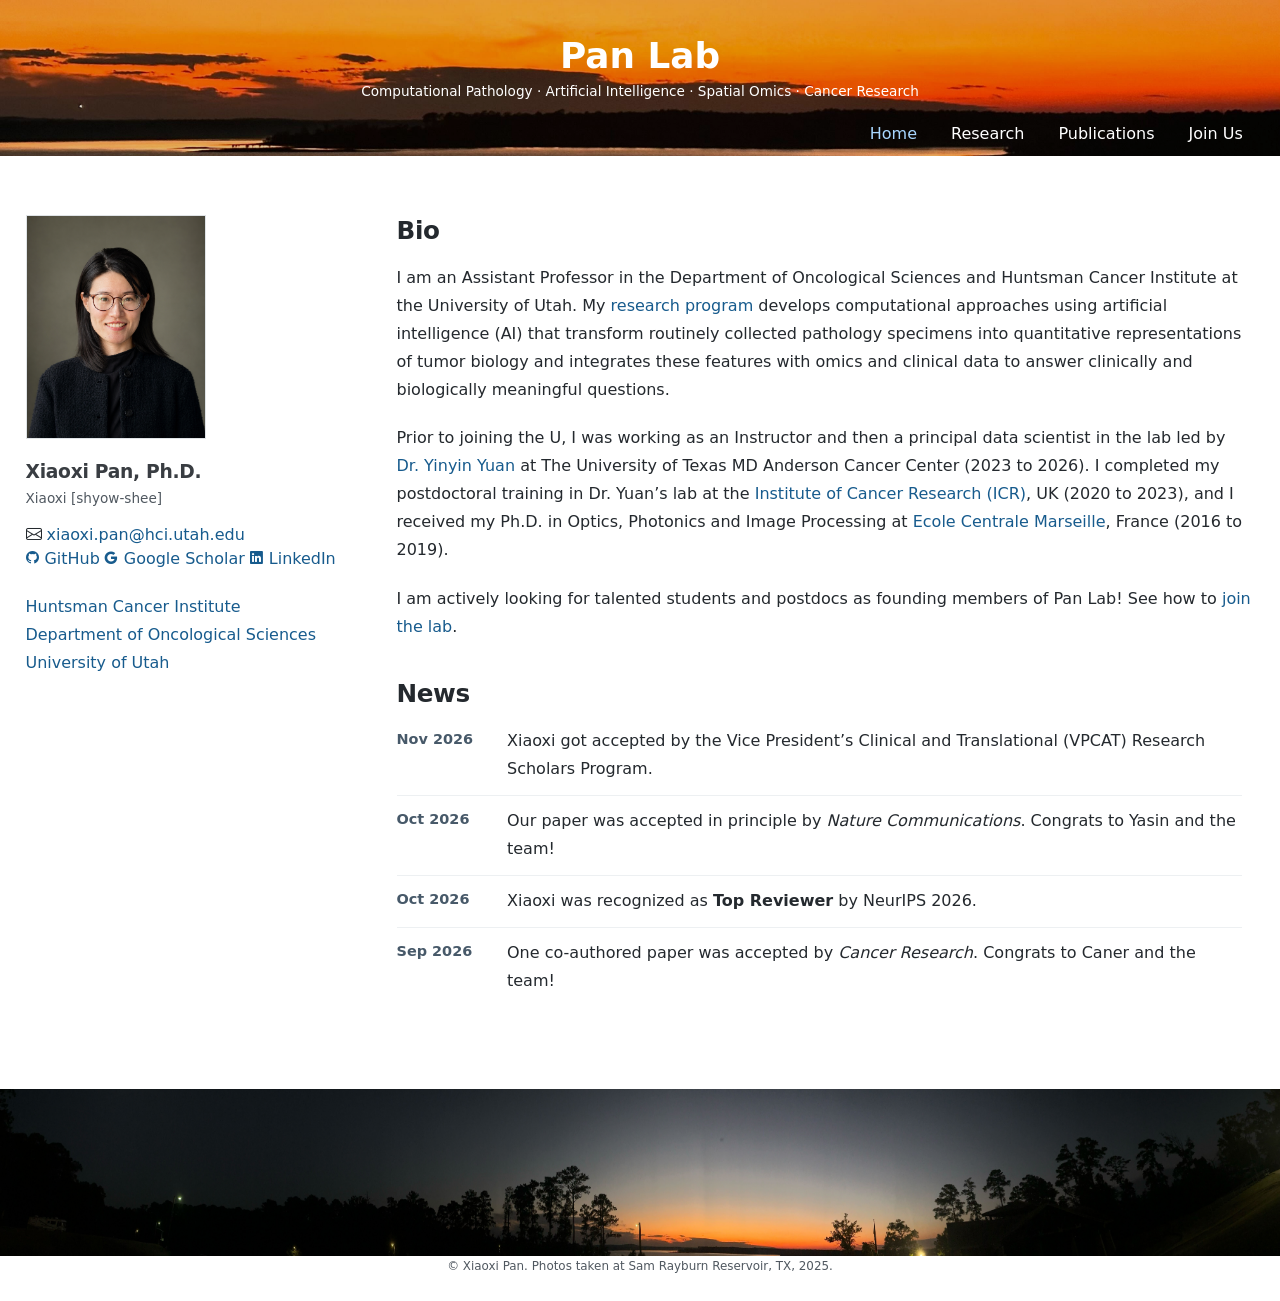
<file: docs/index.html>
<!DOCTYPE html>
<html xmlns="http://www.w3.org/1999/xhtml" lang="en" xml:lang="en"><head>

<meta charset="utf-8">
<meta name="generator" content="quarto-1.10.18">

<meta name="viewport" content="width=device-width, initial-scale=1.0, user-scalable=yes">


<title>Pan Lab</title>
<style>
/* Default styles provided by pandoc.
** See https://pandoc.org/MANUAL.html#variables-for-html for config info.
*/
span.smallcaps{font-variant: small-caps;}
div.columns{display: flex; gap: 1.5em;}
div.column{flex: auto;}
@media screen {
div.columns{gap: min(4vw, 1.5em);}
div.column{overflow-x: auto;}
}
div.hanging-indent{margin-left: 1.5em; text-indent: -1.5em;}
ul.task-list{list-style: none;}
ul.task-list li input[type="checkbox"] {
  width: 0.8em;
  margin: 0 0.8em 0.2em -1em; /* quarto-specific, see https://github.com/quarto-dev/quarto-cli/issues/4556 */ 
  vertical-align: middle;
}
</style>


<script src="site_libs/quarto-nav/quarto-nav.js"></script>
<script src="site_libs/clipboard/clipboard.min.js"></script>
<script src="site_libs/quarto-html/quarto.js" type="module"></script>
<script src="site_libs/quarto-html/tabsets/tabsets.js" type="module"></script>
<script src="site_libs/quarto-html/popper.min.js"></script>
<script src="site_libs/quarto-html/tippy.umd.min.js"></script>
<link href="site_libs/quarto-html/tippy.css" rel="stylesheet">
<link href="site_libs/quarto-html/quarto-syntax-highlighting-64a204ab8560d761af7679ceaba22944.css" rel="stylesheet" id="quarto-text-highlighting-styles">
<script src="site_libs/bootstrap/bootstrap.min.js"></script>
<link href="site_libs/bootstrap/bootstrap-icons.css" rel="stylesheet">
<link href="site_libs/bootstrap/bootstrap-1dfd9fd7f444c4b35ded02f4dc3ad733.min.css" rel="stylesheet" append-hash="true" id="quarto-bootstrap" data-mode="light">
<script id="quarto-search-options" type="application/json">{
  "language": {
    "search-no-results-text": "No results",
    "search-matching-documents-text": "matching documents",
    "search-copy-link-title": "Copy link to search",
    "search-hide-matches-text": "Hide additional matches",
    "search-more-match-text": "more match in this document",
    "search-more-matches-text": "more matches in this document",
    "search-clear-button-title": "Clear",
    "search-text-placeholder": "",
    "search-detached-cancel-button-title": "Cancel",
    "search-submit-button-title": "Submit",
    "search-label": "Search"
  }
}</script>


<link rel="stylesheet" href="styles.css">
</head>

<body class="nav-fixed fullcontent quarto-light">

<div id="quarto-search-results"></div>
  <header id="quarto-header" class="headroom fixed-top">
    <nav class="navbar navbar-expand-md " data-bs-theme="dark">
      <div class="navbar-container container-fluid">
      <div class="navbar-brand-container mx-auto">
    <a class="navbar-brand" href="./index.html">
    <span class="navbar-title"><span class="banner-lab-name">Pan Lab</span> <span class="banner-tagline">Computational Pathology · Artificial Intelligence · Spatial Omics · Cancer Research</span></span>
    </a>
  </div>
          <button class="navbar-toggler" type="button" data-bs-toggle="collapse" data-bs-target="#navbarCollapse" aria-controls="navbarCollapse" role="menu" aria-expanded="false" aria-label="Toggle navigation" onclick="if (window.quartoToggleHeadroom) { window.quartoToggleHeadroom(); }">
  <span class="navbar-toggler-icon"></span>
</button>
          <div class="collapse navbar-collapse" id="navbarCollapse">
            <ul class="navbar-nav navbar-nav-scroll ms-auto">
  <li class="nav-item">
    <a class="nav-link active" href="./index.html" aria-current="page"> 
<span class="menu-text">Home</span></a>
  </li>  
  <li class="nav-item">
    <a class="nav-link" href="./research.html"> 
<span class="menu-text">Research</span></a>
  </li>  
  <li class="nav-item">
    <a class="nav-link" href="./publications.html"> 
<span class="menu-text">Publications</span></a>
  </li>  
  <li class="nav-item">
    <a class="nav-link" href="./join.html"> 
<span class="menu-text">Join Us</span></a>
  </li>  
</ul>
          </div> <!-- /navcollapse -->
            <div class="quarto-navbar-tools">
</div>
      </div> <!-- /container-fluid -->
    </nav>
</header>
<!-- content -->
<div id="quarto-content" class="quarto-container page-columns page-rows-contents page-layout-article page-navbar">
<!-- sidebar -->
<!-- margin-sidebar -->
    
<!-- main -->
<main class="content" id="quarto-document-content"><header id="title-block-header" class="quarto-title-block"></header>




<div class="intro-grid">
<div class="profile">
<p><img src="images/headshot.png" alt="Xiaoxi Pan" class="profile-photo"></p>
<section id="xiaoxi-pan-ph.d." class="level3">
<h3 data-anchor-id="xiaoxi-pan-ph.d.">Xiaoxi Pan, Ph.D.</h3>
<p class="name-pronunciation">
Xiaoxi [shyow-shee]
</p>
<i class="bi bi-envelope" aria-hidden="true"></i> <a href="mailto:xiaoxi.pan@hci.utah.edu">xiaoxi.pan@hci.utah.edu</a>
<div class="social-links">
<p><a href="https://github.com/xi11"><i class="bi bi-github" aria-hidden="true"></i> GitHub</a> <a href="https://scholar.google.com/citations?user=HlK3iTkAAAAJ"><i class="bi bi-google" aria-hidden="true"></i> Google Scholar</a> <a href="https://www.linkedin.com/in/xiaoxipan11"><i class="bi bi-linkedin" aria-hidden="true"></i> LinkedIn</a></p>
</div>
<p><a href="https://healthcare.utah.edu/huntsmancancerinstitute/">Huntsman Cancer Institute</a><br>
<a href="https://medicine.utah.edu/oncological-sciences">Department of Oncological Sciences</a><br>
<a href="https://www.utah.edu/">University of Utah</a></p>
</section>
</div>
<div class="introduction">
<section id="bio" class="level2">
<h2 data-anchor-id="bio">Bio</h2>
<p>I am an Assistant Professor in the Department of Oncological Sciences and Huntsman Cancer Institute at the University of Utah. My <a href="./research.html">research program</a> develops computational approaches using artificial intelligence (AI) that transform routinely collected pathology specimens into quantitative representations of tumor biology and integrates these features with omics and clinical data to answer clinically and biologically meaningful questions.</p>
<p>Prior to joining the U, I was working as an Instructor and then a principal data scientist in the lab led by <a href="https://faculty.mdanderson.org/profiles/yinyin_yuan.html">Dr.&nbsp;Yinyin Yuan</a> at The University of Texas MD Anderson Cancer Center (2023 to 2026). I completed my postdoctoral training in Dr.&nbsp;Yuan’s lab at the <a href="https://www.icr.ac.uk/">Institute of Cancer Research (ICR)</a>, UK (2020 to 2023), and I received my Ph.D.&nbsp;in Optics, Photonics and Image Processing at <a href="https://www.centrale-marseille.fr/">Ecole Centrale Marseille</a>, France (2016 to 2019).</p>
<p>I am actively looking for talented students and postdocs as founding members of Pan Lab! See how to <a href="./join.html">join the lab</a>.</p>
</section>
<section id="news" class="level2">
<h2 data-anchor-id="news">News</h2>
<div class="news-panel" tabindex="0" role="region" aria-label="Lab news">
<ul>
<li><span class="news-date"><strong>Nov 2026</strong></span> <span class="news-text">Xiaoxi got accepted by the Vice President’s Clinical and Translational (VPCAT) Research Scholars Program.</span></li>
<li><span class="news-date"><strong>Oct 2026</strong></span> <span class="news-text">Our paper was accepted in principle by <em>Nature Communications</em>. Congrats to Yasin and the team!</span></li>
<li><span class="news-date"><strong>Oct 2026</strong></span> <span class="news-text">Xiaoxi was recognized as <strong>Top Reviewer</strong> by NeurIPS 2026.</span></li>
<li><span class="news-date"><strong>Sep 2026</strong></span> <span class="news-text">One co-authored paper was accepted by <em>Cancer Research</em>. Congrats to Caner and the team!</span></li>
<li><span class="news-date"><strong>Sep 2026</strong></span> <span class="news-text">Xiaoxi joined the U and started the Pan Lab.</span></li>
<li><span class="news-date"><strong>Sep 2026</strong></span> <span class="news-text">Our paper on <a href="https://www.nature.com/articles/s41523-026-01040-w">AI-derived sTILs for pCR prediction</a> was published in <em>npj Breast Cancer</em>. Congrats to the team!</span></li>
<li><span class="news-date"><strong>May 2026</strong></span> <span class="news-text">One co-authored paper has been provisionally accepted by <a href="https://papers.miccai.org/miccai-2026/0694-Paper1327.html">MICCAI 2026</a>. Congrats to Yutong and Chengyue!</span></li>
<li><span class="news-date"><strong>Apr 2026</strong></span> <span class="news-text">Xiaoxi gave an invited talk at the BCB Seminar Series.</span></li>
</ul>
</div>
</section>
</div>
</div>



</main> <!-- /main -->
<div class="site-banner banner-bottom" aria-hidden="true"><img src="images/bottom-banner.jpg" alt=""></div>
<script>
// Present the lab identity as plain text instead of Quarto's default home link.
(() => {
  const makeTitlePlain = () => {
    const link = document.querySelector('#quarto-header a.navbar-brand');
    if (!link || !link.querySelector('.banner-lab-name')) return;
    const title = document.createElement('div');
    title.className = link.className;
    title.append(...link.childNodes);
    link.replaceWith(title);
  };
  if (document.readyState === 'loading') {
    document.addEventListener('DOMContentLoaded', makeTitlePlain, { once: true });
  } else {
    makeTitlePlain();
  }
})();
</script>
<script id="quarto-html-after-body" type="application/javascript">
  window.document.addEventListener("DOMContentLoaded", function (event) {
    const isCodeAnnotation = (el) => {
      for (const clz of el.classList) {
        if (clz.startsWith('code-annotation-')) {                     
          return true;
        }
      }
      return false;
    }
    const onCopySuccess = function(e) {
      // button target
      const button = e.trigger;
      // don't keep focus
      button.blur();
      // flash "checked"
      button.classList.add('code-copy-button-checked');
      var currentTitle = button.getAttribute("title");
      button.setAttribute("title", "Copied!");
      let tooltip;
      if (window.bootstrap) {
        button.setAttribute("data-bs-toggle", "tooltip");
        button.setAttribute("data-bs-placement", "left");
        button.setAttribute("data-bs-title", "Copied!");
        tooltip = new bootstrap.Tooltip(button, 
          { trigger: "manual", 
            customClass: "code-copy-button-tooltip",
            offset: [0, -8]});
        tooltip.show();    
      }
      setTimeout(function() {
        if (tooltip) {
          tooltip.hide();
          button.removeAttribute("data-bs-title");
          button.removeAttribute("data-bs-toggle");
          button.removeAttribute("data-bs-placement");
        }
        button.setAttribute("title", currentTitle);
        button.classList.remove('code-copy-button-checked');
      }, 1000);
      // clear code selection
      e.clearSelection();
    }
    const getTextToCopy = function(trigger) {
      const outerScaffold = trigger.parentElement.cloneNode(true);
      const codeEl = outerScaffold.querySelector('code');
      for (const childEl of codeEl.children) {
        if (isCodeAnnotation(childEl)) {
          childEl.remove();
        }
      }
      return codeEl.innerText;
    }
    const clipboard = new window.ClipboardJS('.code-copy-button:not([data-in-quarto-modal])', {
      text: getTextToCopy
    });
    clipboard.on('success', onCopySuccess);
    if (window.document.getElementById('quarto-embedded-source-code-modal')) {
      const clipboardModal = new window.ClipboardJS('.code-copy-button[data-in-quarto-modal]', {
        text: getTextToCopy,
        container: window.document.getElementById('quarto-embedded-source-code-modal')
      });
      clipboardModal.on('success', onCopySuccess);
    }
      var localhostRegex = new RegExp(/^(?:http|https):\/\/localhost\:?[0-9]*\//);
      var mailtoRegex = new RegExp(/^mailto:/);
        var filterRegex = new RegExp("https:\/\/xpanlab\.org");
      var isInternal = (href) => {
          return filterRegex.test(href) || localhostRegex.test(href) || mailtoRegex.test(href);
      }
      // Inspect non-navigation links and adorn them if external
     var links = window.document.querySelectorAll('a[href]:not(.nav-link):not(.navbar-brand):not(.toc-action):not(.sidebar-link):not(.sidebar-item-toggle):not(.pagination-link):not(.no-external):not([aria-hidden]):not(.dropdown-item):not(.quarto-navigation-tool):not(.about-link)');
      for (var i=0; i<links.length; i++) {
        const link = links[i];
        if (!isInternal(link.href)) {
          // undo the damage that might have been done by quarto-nav.js in the case of
          // links that we want to consider external
          if (link.dataset.originalHref !== undefined) {
            link.href = link.dataset.originalHref;
          }
        }
      }
    function tippyHover(el, contentFn, onTriggerFn, onUntriggerFn) {
      const config = {
        allowHTML: true,
        maxWidth: 500,
        delay: 100,
        arrow: false,
        appendTo: function(el) {
            return el.parentElement;
        },
        interactive: true,
        interactiveBorder: 10,
        theme: 'quarto',
        placement: 'bottom-start',
      };
      if (contentFn) {
        config.content = contentFn;
      }
      if (onTriggerFn) {
        config.onTrigger = onTriggerFn;
      }
      if (onUntriggerFn) {
        config.onUntrigger = onUntriggerFn;
      }
      window.tippy(el, config); 
    }
    const noterefs = window.document.querySelectorAll('a[role="doc-noteref"]');
    for (var i=0; i<noterefs.length; i++) {
      const ref = noterefs[i];
      tippyHover(ref, function() {
        // use id or data attribute instead here
        let href = ref.getAttribute('data-footnote-href') || ref.getAttribute('href');
        try { href = new URL(href).hash; } catch {}
        const id = href.replace(/^#\/?/, "");
        const note = window.document.getElementById(id);
        if (note) {
          return note.innerHTML;
        } else {
          return "";
        }
      });
    }
    const xrefs = window.document.querySelectorAll('a.quarto-xref');
    const processXRef = (id, note) => {
      // Strip column container classes
      const stripColumnClz = (el) => {
        el.classList.remove("page-full", "page-columns");
        if (el.children) {
          for (const child of el.children) {
            stripColumnClz(child);
          }
        }
      }
      stripColumnClz(note)
      if (id === null || id.startsWith('sec-')) {
        // Special case sections, only their first couple elements
        const container = document.createElement("div");
        if (note.children && note.children.length > 2) {
          container.appendChild(note.children[0].cloneNode(true));
          for (let i = 1; i < note.children.length; i++) {
            const child = note.children[i];
            if (child.tagName === "P" && child.innerText === "") {
              continue;
            } else {
              container.appendChild(child.cloneNode(true));
              break;
            }
          }
          if (window.Quarto?.typesetMath) {
            window.Quarto.typesetMath(container);
          }
          return container.innerHTML
        } else {
          if (window.Quarto?.typesetMath) {
            window.Quarto.typesetMath(note);
          }
          return note.innerHTML;
        }
      } else {
        // Remove any anchor links if they are present
        const anchorLink = note.querySelector('a.anchorjs-link');
        if (anchorLink) {
          anchorLink.remove();
        }
        if (window.Quarto?.typesetMath) {
          window.Quarto.typesetMath(note);
        }
        if (note.classList.contains("callout")) {
          return note.outerHTML;
        } else {
          return note.innerHTML;
        }
      }
    }
    for (var i=0; i<xrefs.length; i++) {
      const xref = xrefs[i];
      tippyHover(xref, undefined, function(instance) {
        instance.disable();
        let url = xref.getAttribute('href');
        let hash = undefined; 
        if (url.startsWith('#')) {
          hash = url;
        } else {
          try { hash = new URL(url).hash; } catch {}
        }
        if (hash) {
          const id = hash.replace(/^#\/?/, "");
          const note = window.document.getElementById(id);
          if (note !== null) {
            try {
              const html = processXRef(id, note.cloneNode(true));
              instance.setContent(html);
            } finally {
              instance.enable();
              instance.show();
            }
          } else {
            // See if we can fetch this
            fetch(url.split('#')[0])
            .then(res => res.text())
            .then(html => {
              const parser = new DOMParser();
              const htmlDoc = parser.parseFromString(html, "text/html");
              const note = htmlDoc.getElementById(id);
              if (note !== null) {
                const html = processXRef(id, note);
                instance.setContent(html);
              } 
            }).finally(() => {
              instance.enable();
              instance.show();
            });
          }
        } else {
          // See if we can fetch a full url (with no hash to target)
          // This is a special case and we should probably do some content thinning / targeting
          fetch(url)
          .then(res => res.text())
          .then(html => {
            const parser = new DOMParser();
            const htmlDoc = parser.parseFromString(html, "text/html");
            const note = htmlDoc.querySelector('main.content');
            if (note !== null) {
              // This should only happen for chapter cross references
              // (since there is no id in the URL)
              // remove the first header
              if (note.children.length > 0 && note.children[0].tagName === "HEADER") {
                note.children[0].remove();
              }
              const html = processXRef(null, note);
              instance.setContent(html);
            } 
          }).finally(() => {
            instance.enable();
            instance.show();
          });
        }
      }, function(instance) {
      });
    }
        let selectedAnnoteEl;
        const selectorForAnnotation = ( cell, annotation) => {
          let cellAttr = 'data-code-cell="' + cell + '"';
          let lineAttr = 'data-code-annotation="' +  annotation + '"';
          const selector = 'span[' + cellAttr + '][' + lineAttr + ']';
          return selector;
        }
        const selectCodeLines = (annoteEl) => {
          const doc = window.document;
          const targetCell = annoteEl.getAttribute("data-target-cell");
          const targetAnnotation = annoteEl.getAttribute("data-target-annotation");
          const annoteSpan = window.document.querySelector(selectorForAnnotation(targetCell, targetAnnotation));
          const lines = annoteSpan.getAttribute("data-code-lines").split(",");
          const lineIds = lines.map((line) => {
            return targetCell + "-" + line;
          })
          let top = null;
          let height = null;
          let parent = null;
          if (lineIds.length > 0) {
              //compute the position of the single el (top and bottom and make a div)
              const el = window.document.getElementById(lineIds[0]);
              top = el.offsetTop;
              height = el.offsetHeight;
              parent = el.parentElement.parentElement;
            if (lineIds.length > 1) {
              const lastEl = window.document.getElementById(lineIds[lineIds.length - 1]);
              const bottom = lastEl.offsetTop + lastEl.offsetHeight;
              height = bottom - top;
            }
            if (top !== null && height !== null && parent !== null) {
              // cook up a div (if necessary) and position it 
              let div = window.document.getElementById("code-annotation-line-highlight");
              if (div === null) {
                div = window.document.createElement("div");
                div.setAttribute("id", "code-annotation-line-highlight");
                div.style.position = 'absolute';
                parent.appendChild(div);
              }
              div.style.top = top - 2 + "px";
              div.style.height = height + 4 + "px";
              div.style.left = 0;
              let gutterDiv = window.document.getElementById("code-annotation-line-highlight-gutter");
              if (gutterDiv === null) {
                gutterDiv = window.document.createElement("div");
                gutterDiv.setAttribute("id", "code-annotation-line-highlight-gutter");
                gutterDiv.style.position = 'absolute';
                const codeCell = window.document.getElementById(targetCell);
                const gutter = codeCell.querySelector('.code-annotation-gutter');
                gutter.appendChild(gutterDiv);
              }
              gutterDiv.style.top = top - 2 + "px";
              gutterDiv.style.height = height + 4 + "px";
            }
            selectedAnnoteEl = annoteEl;
          }
        };
        const unselectCodeLines = () => {
          const elementsIds = ["code-annotation-line-highlight", "code-annotation-line-highlight-gutter"];
          elementsIds.forEach((elId) => {
            const div = window.document.getElementById(elId);
            if (div) {
              div.remove();
            }
          });
          selectedAnnoteEl = undefined;
        };
          // Handle positioning of the toggle
      window.addEventListener(
        "resize",
        throttle(() => {
          elRect = undefined;
          if (selectedAnnoteEl) {
            selectCodeLines(selectedAnnoteEl);
          }
        }, 10)
      );
      function throttle(fn, ms) {
      let throttle = false;
      let timer;
        return (...args) => {
          if(!throttle) { // first call gets through
              fn.apply(this, args);
              throttle = true;
          } else { // all the others get throttled
              if(timer) clearTimeout(timer); // cancel #2
              timer = setTimeout(() => {
                fn.apply(this, args);
                timer = throttle = false;
              }, ms);
          }
        };
      }
        // Attach click handler to the DT
        const annoteDls = window.document.querySelectorAll('dt[data-target-cell]');
        for (const annoteDlNode of annoteDls) {
          annoteDlNode.addEventListener('click', (event) => {
            const clickedEl = event.target;
            if (clickedEl !== selectedAnnoteEl) {
              unselectCodeLines();
              const activeEl = window.document.querySelector('dt[data-target-cell].code-annotation-active');
              if (activeEl) {
                activeEl.classList.remove('code-annotation-active');
              }
              selectCodeLines(clickedEl);
              clickedEl.classList.add('code-annotation-active');
            } else {
              // Unselect the line
              unselectCodeLines();
              clickedEl.classList.remove('code-annotation-active');
            }
          });
        }
    const findCites = (el) => {
      const parentEl = el.parentElement;
      if (parentEl) {
        const cites = parentEl.dataset.cites;
        if (cites) {
          return {
            el,
            cites: cites.split(' ')
          };
        } else {
          return findCites(el.parentElement)
        }
      } else {
        return undefined;
      }
    };
    var bibliorefs = window.document.querySelectorAll('a[role="doc-biblioref"]');
    for (var i=0; i<bibliorefs.length; i++) {
      const ref = bibliorefs[i];
      const citeInfo = findCites(ref);
      if (citeInfo) {
        tippyHover(citeInfo.el, function() {
          var popup = window.document.createElement('div');
          citeInfo.cites.forEach(function(cite) {
            var citeDiv = window.document.createElement('div');
            citeDiv.classList.add('hanging-indent');
            citeDiv.classList.add('csl-entry');
            var biblioDiv = window.document.getElementById('ref-' + cite);
            if (biblioDiv) {
              citeDiv.innerHTML = biblioDiv.innerHTML;
            }
            popup.appendChild(citeDiv);
          });
          return popup.innerHTML;
        });
      }
    }
  });
  </script>
</div> <!-- /content -->
<footer class="footer">
  <div class="nav-footer">
    <div class="nav-footer-left">
      &nbsp;
    </div>   
    <div class="nav-footer-center">
<p>© Xiaoxi Pan. Photos taken at Sam Rayburn Reservoir, TX, 2025.</p>
</div>
    <div class="nav-footer-right">
      &nbsp;
    </div>
  </div>
</footer>




</body></html>
</file>
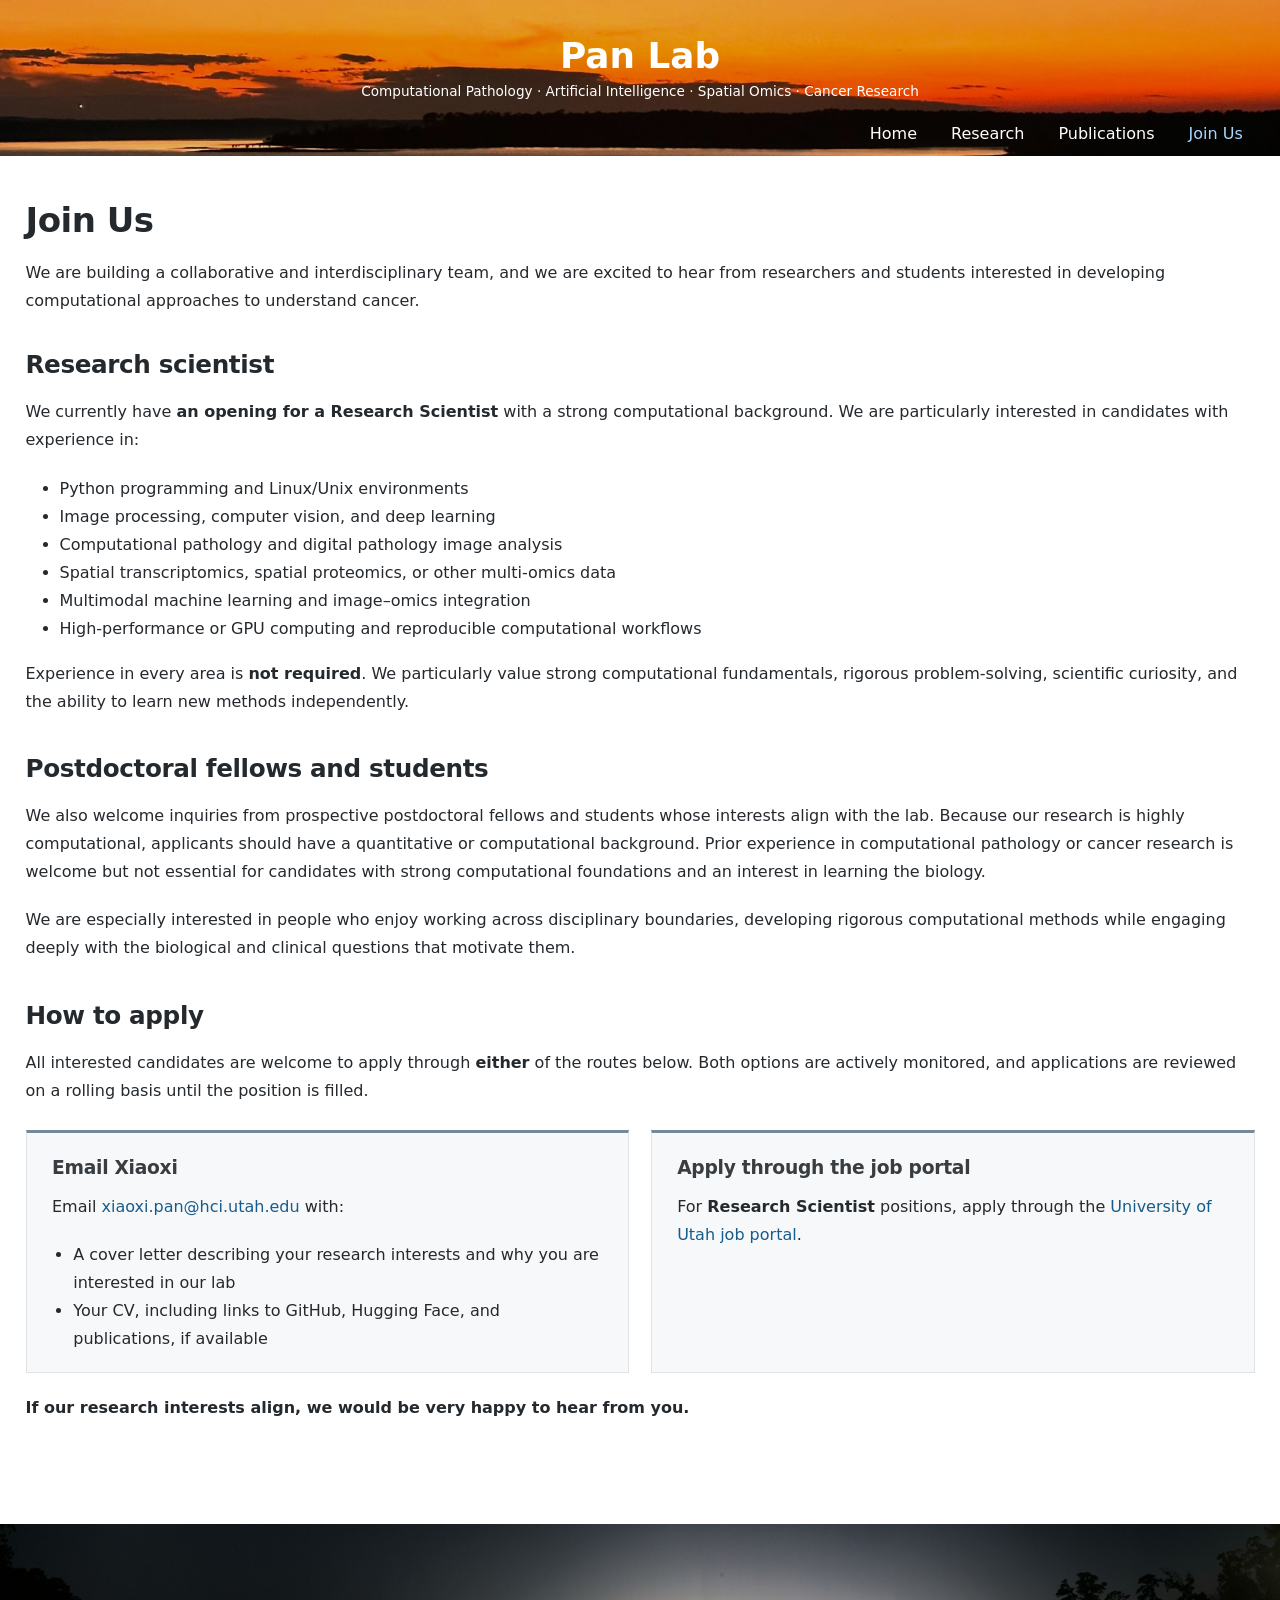
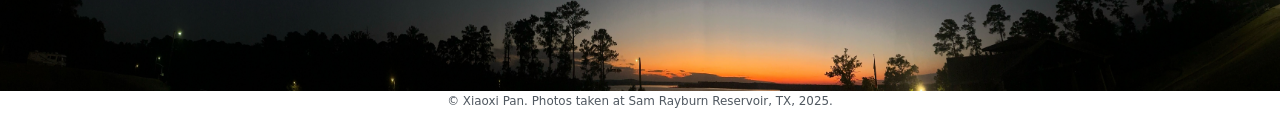
<file: docs/join.html>
<!DOCTYPE html>
<html xmlns="http://www.w3.org/1999/xhtml" lang="en" xml:lang="en"><head>

<meta charset="utf-8">
<meta name="generator" content="quarto-1.10.18">

<meta name="viewport" content="width=device-width, initial-scale=1.0, user-scalable=yes">


<title>Join Us – Pan Lab</title>
<style>
/* Default styles provided by pandoc.
** See https://pandoc.org/MANUAL.html#variables-for-html for config info.
*/
span.smallcaps{font-variant: small-caps;}
div.columns{display: flex; gap: 1.5em;}
div.column{flex: auto;}
@media screen {
div.columns{gap: min(4vw, 1.5em);}
div.column{overflow-x: auto;}
}
div.hanging-indent{margin-left: 1.5em; text-indent: -1.5em;}
ul.task-list{list-style: none;}
ul.task-list li input[type="checkbox"] {
  width: 0.8em;
  margin: 0 0.8em 0.2em -1em; /* quarto-specific, see https://github.com/quarto-dev/quarto-cli/issues/4556 */ 
  vertical-align: middle;
}
</style>


<script src="site_libs/quarto-nav/quarto-nav.js"></script>
<script src="site_libs/clipboard/clipboard.min.js"></script>
<script src="site_libs/quarto-html/quarto.js" type="module"></script>
<script src="site_libs/quarto-html/tabsets/tabsets.js" type="module"></script>
<script src="site_libs/quarto-html/popper.min.js"></script>
<script src="site_libs/quarto-html/tippy.umd.min.js"></script>
<link href="site_libs/quarto-html/tippy.css" rel="stylesheet">
<link href="site_libs/quarto-html/quarto-syntax-highlighting-64a204ab8560d761af7679ceaba22944.css" rel="stylesheet" id="quarto-text-highlighting-styles">
<script src="site_libs/bootstrap/bootstrap.min.js"></script>
<link href="site_libs/bootstrap/bootstrap-icons.css" rel="stylesheet">
<link href="site_libs/bootstrap/bootstrap-1dfd9fd7f444c4b35ded02f4dc3ad733.min.css" rel="stylesheet" append-hash="true" id="quarto-bootstrap" data-mode="light">
<script id="quarto-search-options" type="application/json">{
  "language": {
    "search-no-results-text": "No results",
    "search-matching-documents-text": "matching documents",
    "search-copy-link-title": "Copy link to search",
    "search-hide-matches-text": "Hide additional matches",
    "search-more-match-text": "more match in this document",
    "search-more-matches-text": "more matches in this document",
    "search-clear-button-title": "Clear",
    "search-text-placeholder": "",
    "search-detached-cancel-button-title": "Cancel",
    "search-submit-button-title": "Submit",
    "search-label": "Search"
  }
}</script>


<link rel="stylesheet" href="styles.css">
</head>

<body class="nav-fixed fullcontent quarto-light">

<div id="quarto-search-results"></div>
  <header id="quarto-header" class="headroom fixed-top">
    <nav class="navbar navbar-expand-md " data-bs-theme="dark">
      <div class="navbar-container container-fluid">
      <div class="navbar-brand-container mx-auto">
    <a class="navbar-brand" href="./index.html">
    <span class="navbar-title"><span class="banner-lab-name">Pan Lab</span> <span class="banner-tagline">Computational Pathology · Artificial Intelligence · Spatial Omics · Cancer Research</span></span>
    </a>
  </div>
          <button class="navbar-toggler" type="button" data-bs-toggle="collapse" data-bs-target="#navbarCollapse" aria-controls="navbarCollapse" role="menu" aria-expanded="false" aria-label="Toggle navigation" onclick="if (window.quartoToggleHeadroom) { window.quartoToggleHeadroom(); }">
  <span class="navbar-toggler-icon"></span>
</button>
          <div class="collapse navbar-collapse" id="navbarCollapse">
            <ul class="navbar-nav navbar-nav-scroll ms-auto">
  <li class="nav-item">
    <a class="nav-link" href="./index.html"> 
<span class="menu-text">Home</span></a>
  </li>  
  <li class="nav-item">
    <a class="nav-link" href="./research.html"> 
<span class="menu-text">Research</span></a>
  </li>  
  <li class="nav-item">
    <a class="nav-link" href="./publications.html"> 
<span class="menu-text">Publications</span></a>
  </li>  
  <li class="nav-item">
    <a class="nav-link active" href="./join.html" aria-current="page"> 
<span class="menu-text">Join Us</span></a>
  </li>  
</ul>
          </div> <!-- /navcollapse -->
            <div class="quarto-navbar-tools">
</div>
      </div> <!-- /container-fluid -->
    </nav>
</header>
<!-- content -->
<div id="quarto-content" class="quarto-container page-columns page-rows-contents page-layout-article page-navbar">
<!-- sidebar -->
<!-- margin-sidebar -->
    
<!-- main -->
<main class="content" id="quarto-document-content">

<header id="title-block-header" class="quarto-title-block default">
<div class="quarto-title">
<h1 class="title">Join Us</h1>
</div>



<div class="quarto-title-meta">

    
  
    
  </div>
  


</header>


<p>We are building a collaborative and interdisciplinary team, and we are excited to hear from researchers and students interested in developing computational approaches to understand cancer.</p>
<section id="research-scientist" class="level2">
<h2 data-anchor-id="research-scientist">Research scientist</h2>
<p>We currently have <strong>an opening for a Research Scientist</strong> with a strong computational background. We are particularly interested in candidates with experience in:</p>
<ul>
<li>Python programming and Linux/Unix environments</li>
<li>Image processing, computer vision, and deep learning</li>
<li>Computational pathology and digital pathology image analysis</li>
<li>Spatial transcriptomics, spatial proteomics, or other multi-omics data</li>
<li>Multimodal machine learning and image–omics integration</li>
<li>High-performance or GPU computing and reproducible computational workflows</li>
</ul>
<p>Experience in every area is <strong>not required</strong>. We particularly value strong computational fundamentals, rigorous problem-solving, scientific curiosity, and the ability to learn new methods independently.</p>
</section>
<section id="postdoctoral-fellows-and-students" class="level2">
<h2 data-anchor-id="postdoctoral-fellows-and-students">Postdoctoral fellows and students</h2>
<p>We also welcome inquiries from prospective postdoctoral fellows and students whose interests align with the lab. Because our research is highly computational, applicants should have a quantitative or computational background. Prior experience in computational pathology or cancer research is welcome but not essential for candidates with strong computational foundations and an interest in learning the biology.</p>
<p>We are especially interested in people who enjoy working across disciplinary boundaries, developing rigorous computational methods while engaging deeply with the biological and clinical questions that motivate them.</p>
</section>
<section id="how-to-apply" class="level2">
<h2 data-anchor-id="how-to-apply">How to apply</h2>
<p>All interested candidates are welcome to apply through <strong>either</strong> of the routes below. Both options are actively monitored, and applications are reviewed on a rolling basis until the position is filled.</p>
<div class="application-options">
<section id="email-xiaoxi" class="level3 application-option">
<h3 data-anchor-id="email-xiaoxi">Email Xiaoxi</h3>
<p>Email <a href="mailto:xiaoxi.pan@hci.utah.edu">xiaoxi.pan@hci.utah.edu</a> with:</p>
<ul>
<li>A cover letter describing your research interests and why you are interested in our lab</li>
<li>Your CV, including links to GitHub, Hugging Face, and publications, if available</li>
</ul>
</section>
<section id="apply-through-the-job-portal" class="level3 application-option">
<h3 data-anchor-id="apply-through-the-job-portal">Apply through the job portal</h3>
<p>For <strong>Research Scientist</strong> positions, apply through the <a href="https://employment.utah.edu/salt-lake-city-ut/research-scientist/EA921F2234BD440EB127FB0E565B81CD/job/">University of Utah job portal</a>.</p>
</section>
</div>
<p><strong>If our research interests align, we would be very happy to hear from you.</strong></p>


</section>

</main> <!-- /main -->
<div class="site-banner banner-bottom" aria-hidden="true"><img src="images/bottom-banner.jpg" alt=""></div>
<script>
// Present the lab identity as plain text instead of Quarto's default home link.
(() => {
  const makeTitlePlain = () => {
    const link = document.querySelector('#quarto-header a.navbar-brand');
    if (!link || !link.querySelector('.banner-lab-name')) return;
    const title = document.createElement('div');
    title.className = link.className;
    title.append(...link.childNodes);
    link.replaceWith(title);
  };
  if (document.readyState === 'loading') {
    document.addEventListener('DOMContentLoaded', makeTitlePlain, { once: true });
  } else {
    makeTitlePlain();
  }
})();
</script>
<script id="quarto-html-after-body" type="application/javascript">
  window.document.addEventListener("DOMContentLoaded", function (event) {
    const isCodeAnnotation = (el) => {
      for (const clz of el.classList) {
        if (clz.startsWith('code-annotation-')) {                     
          return true;
        }
      }
      return false;
    }
    const onCopySuccess = function(e) {
      // button target
      const button = e.trigger;
      // don't keep focus
      button.blur();
      // flash "checked"
      button.classList.add('code-copy-button-checked');
      var currentTitle = button.getAttribute("title");
      button.setAttribute("title", "Copied!");
      let tooltip;
      if (window.bootstrap) {
        button.setAttribute("data-bs-toggle", "tooltip");
        button.setAttribute("data-bs-placement", "left");
        button.setAttribute("data-bs-title", "Copied!");
        tooltip = new bootstrap.Tooltip(button, 
          { trigger: "manual", 
            customClass: "code-copy-button-tooltip",
            offset: [0, -8]});
        tooltip.show();    
      }
      setTimeout(function() {
        if (tooltip) {
          tooltip.hide();
          button.removeAttribute("data-bs-title");
          button.removeAttribute("data-bs-toggle");
          button.removeAttribute("data-bs-placement");
        }
        button.setAttribute("title", currentTitle);
        button.classList.remove('code-copy-button-checked');
      }, 1000);
      // clear code selection
      e.clearSelection();
    }
    const getTextToCopy = function(trigger) {
      const outerScaffold = trigger.parentElement.cloneNode(true);
      const codeEl = outerScaffold.querySelector('code');
      for (const childEl of codeEl.children) {
        if (isCodeAnnotation(childEl)) {
          childEl.remove();
        }
      }
      return codeEl.innerText;
    }
    const clipboard = new window.ClipboardJS('.code-copy-button:not([data-in-quarto-modal])', {
      text: getTextToCopy
    });
    clipboard.on('success', onCopySuccess);
    if (window.document.getElementById('quarto-embedded-source-code-modal')) {
      const clipboardModal = new window.ClipboardJS('.code-copy-button[data-in-quarto-modal]', {
        text: getTextToCopy,
        container: window.document.getElementById('quarto-embedded-source-code-modal')
      });
      clipboardModal.on('success', onCopySuccess);
    }
      var localhostRegex = new RegExp(/^(?:http|https):\/\/localhost\:?[0-9]*\//);
      var mailtoRegex = new RegExp(/^mailto:/);
        var filterRegex = new RegExp("https:\/\/xpanlab\.org");
      var isInternal = (href) => {
          return filterRegex.test(href) || localhostRegex.test(href) || mailtoRegex.test(href);
      }
      // Inspect non-navigation links and adorn them if external
     var links = window.document.querySelectorAll('a[href]:not(.nav-link):not(.navbar-brand):not(.toc-action):not(.sidebar-link):not(.sidebar-item-toggle):not(.pagination-link):not(.no-external):not([aria-hidden]):not(.dropdown-item):not(.quarto-navigation-tool):not(.about-link)');
      for (var i=0; i<links.length; i++) {
        const link = links[i];
        if (!isInternal(link.href)) {
          // undo the damage that might have been done by quarto-nav.js in the case of
          // links that we want to consider external
          if (link.dataset.originalHref !== undefined) {
            link.href = link.dataset.originalHref;
          }
        }
      }
    function tippyHover(el, contentFn, onTriggerFn, onUntriggerFn) {
      const config = {
        allowHTML: true,
        maxWidth: 500,
        delay: 100,
        arrow: false,
        appendTo: function(el) {
            return el.parentElement;
        },
        interactive: true,
        interactiveBorder: 10,
        theme: 'quarto',
        placement: 'bottom-start',
      };
      if (contentFn) {
        config.content = contentFn;
      }
      if (onTriggerFn) {
        config.onTrigger = onTriggerFn;
      }
      if (onUntriggerFn) {
        config.onUntrigger = onUntriggerFn;
      }
      window.tippy(el, config); 
    }
    const noterefs = window.document.querySelectorAll('a[role="doc-noteref"]');
    for (var i=0; i<noterefs.length; i++) {
      const ref = noterefs[i];
      tippyHover(ref, function() {
        // use id or data attribute instead here
        let href = ref.getAttribute('data-footnote-href') || ref.getAttribute('href');
        try { href = new URL(href).hash; } catch {}
        const id = href.replace(/^#\/?/, "");
        const note = window.document.getElementById(id);
        if (note) {
          return note.innerHTML;
        } else {
          return "";
        }
      });
    }
    const xrefs = window.document.querySelectorAll('a.quarto-xref');
    const processXRef = (id, note) => {
      // Strip column container classes
      const stripColumnClz = (el) => {
        el.classList.remove("page-full", "page-columns");
        if (el.children) {
          for (const child of el.children) {
            stripColumnClz(child);
          }
        }
      }
      stripColumnClz(note)
      if (id === null || id.startsWith('sec-')) {
        // Special case sections, only their first couple elements
        const container = document.createElement("div");
        if (note.children && note.children.length > 2) {
          container.appendChild(note.children[0].cloneNode(true));
          for (let i = 1; i < note.children.length; i++) {
            const child = note.children[i];
            if (child.tagName === "P" && child.innerText === "") {
              continue;
            } else {
              container.appendChild(child.cloneNode(true));
              break;
            }
          }
          if (window.Quarto?.typesetMath) {
            window.Quarto.typesetMath(container);
          }
          return container.innerHTML
        } else {
          if (window.Quarto?.typesetMath) {
            window.Quarto.typesetMath(note);
          }
          return note.innerHTML;
        }
      } else {
        // Remove any anchor links if they are present
        const anchorLink = note.querySelector('a.anchorjs-link');
        if (anchorLink) {
          anchorLink.remove();
        }
        if (window.Quarto?.typesetMath) {
          window.Quarto.typesetMath(note);
        }
        if (note.classList.contains("callout")) {
          return note.outerHTML;
        } else {
          return note.innerHTML;
        }
      }
    }
    for (var i=0; i<xrefs.length; i++) {
      const xref = xrefs[i];
      tippyHover(xref, undefined, function(instance) {
        instance.disable();
        let url = xref.getAttribute('href');
        let hash = undefined; 
        if (url.startsWith('#')) {
          hash = url;
        } else {
          try { hash = new URL(url).hash; } catch {}
        }
        if (hash) {
          const id = hash.replace(/^#\/?/, "");
          const note = window.document.getElementById(id);
          if (note !== null) {
            try {
              const html = processXRef(id, note.cloneNode(true));
              instance.setContent(html);
            } finally {
              instance.enable();
              instance.show();
            }
          } else {
            // See if we can fetch this
            fetch(url.split('#')[0])
            .then(res => res.text())
            .then(html => {
              const parser = new DOMParser();
              const htmlDoc = parser.parseFromString(html, "text/html");
              const note = htmlDoc.getElementById(id);
              if (note !== null) {
                const html = processXRef(id, note);
                instance.setContent(html);
              } 
            }).finally(() => {
              instance.enable();
              instance.show();
            });
          }
        } else {
          // See if we can fetch a full url (with no hash to target)
          // This is a special case and we should probably do some content thinning / targeting
          fetch(url)
          .then(res => res.text())
          .then(html => {
            const parser = new DOMParser();
            const htmlDoc = parser.parseFromString(html, "text/html");
            const note = htmlDoc.querySelector('main.content');
            if (note !== null) {
              // This should only happen for chapter cross references
              // (since there is no id in the URL)
              // remove the first header
              if (note.children.length > 0 && note.children[0].tagName === "HEADER") {
                note.children[0].remove();
              }
              const html = processXRef(null, note);
              instance.setContent(html);
            } 
          }).finally(() => {
            instance.enable();
            instance.show();
          });
        }
      }, function(instance) {
      });
    }
        let selectedAnnoteEl;
        const selectorForAnnotation = ( cell, annotation) => {
          let cellAttr = 'data-code-cell="' + cell + '"';
          let lineAttr = 'data-code-annotation="' +  annotation + '"';
          const selector = 'span[' + cellAttr + '][' + lineAttr + ']';
          return selector;
        }
        const selectCodeLines = (annoteEl) => {
          const doc = window.document;
          const targetCell = annoteEl.getAttribute("data-target-cell");
          const targetAnnotation = annoteEl.getAttribute("data-target-annotation");
          const annoteSpan = window.document.querySelector(selectorForAnnotation(targetCell, targetAnnotation));
          const lines = annoteSpan.getAttribute("data-code-lines").split(",");
          const lineIds = lines.map((line) => {
            return targetCell + "-" + line;
          })
          let top = null;
          let height = null;
          let parent = null;
          if (lineIds.length > 0) {
              //compute the position of the single el (top and bottom and make a div)
              const el = window.document.getElementById(lineIds[0]);
              top = el.offsetTop;
              height = el.offsetHeight;
              parent = el.parentElement.parentElement;
            if (lineIds.length > 1) {
              const lastEl = window.document.getElementById(lineIds[lineIds.length - 1]);
              const bottom = lastEl.offsetTop + lastEl.offsetHeight;
              height = bottom - top;
            }
            if (top !== null && height !== null && parent !== null) {
              // cook up a div (if necessary) and position it 
              let div = window.document.getElementById("code-annotation-line-highlight");
              if (div === null) {
                div = window.document.createElement("div");
                div.setAttribute("id", "code-annotation-line-highlight");
                div.style.position = 'absolute';
                parent.appendChild(div);
              }
              div.style.top = top - 2 + "px";
              div.style.height = height + 4 + "px";
              div.style.left = 0;
              let gutterDiv = window.document.getElementById("code-annotation-line-highlight-gutter");
              if (gutterDiv === null) {
                gutterDiv = window.document.createElement("div");
                gutterDiv.setAttribute("id", "code-annotation-line-highlight-gutter");
                gutterDiv.style.position = 'absolute';
                const codeCell = window.document.getElementById(targetCell);
                const gutter = codeCell.querySelector('.code-annotation-gutter');
                gutter.appendChild(gutterDiv);
              }
              gutterDiv.style.top = top - 2 + "px";
              gutterDiv.style.height = height + 4 + "px";
            }
            selectedAnnoteEl = annoteEl;
          }
        };
        const unselectCodeLines = () => {
          const elementsIds = ["code-annotation-line-highlight", "code-annotation-line-highlight-gutter"];
          elementsIds.forEach((elId) => {
            const div = window.document.getElementById(elId);
            if (div) {
              div.remove();
            }
          });
          selectedAnnoteEl = undefined;
        };
          // Handle positioning of the toggle
      window.addEventListener(
        "resize",
        throttle(() => {
          elRect = undefined;
          if (selectedAnnoteEl) {
            selectCodeLines(selectedAnnoteEl);
          }
        }, 10)
      );
      function throttle(fn, ms) {
      let throttle = false;
      let timer;
        return (...args) => {
          if(!throttle) { // first call gets through
              fn.apply(this, args);
              throttle = true;
          } else { // all the others get throttled
              if(timer) clearTimeout(timer); // cancel #2
              timer = setTimeout(() => {
                fn.apply(this, args);
                timer = throttle = false;
              }, ms);
          }
        };
      }
        // Attach click handler to the DT
        const annoteDls = window.document.querySelectorAll('dt[data-target-cell]');
        for (const annoteDlNode of annoteDls) {
          annoteDlNode.addEventListener('click', (event) => {
            const clickedEl = event.target;
            if (clickedEl !== selectedAnnoteEl) {
              unselectCodeLines();
              const activeEl = window.document.querySelector('dt[data-target-cell].code-annotation-active');
              if (activeEl) {
                activeEl.classList.remove('code-annotation-active');
              }
              selectCodeLines(clickedEl);
              clickedEl.classList.add('code-annotation-active');
            } else {
              // Unselect the line
              unselectCodeLines();
              clickedEl.classList.remove('code-annotation-active');
            }
          });
        }
    const findCites = (el) => {
      const parentEl = el.parentElement;
      if (parentEl) {
        const cites = parentEl.dataset.cites;
        if (cites) {
          return {
            el,
            cites: cites.split(' ')
          };
        } else {
          return findCites(el.parentElement)
        }
      } else {
        return undefined;
      }
    };
    var bibliorefs = window.document.querySelectorAll('a[role="doc-biblioref"]');
    for (var i=0; i<bibliorefs.length; i++) {
      const ref = bibliorefs[i];
      const citeInfo = findCites(ref);
      if (citeInfo) {
        tippyHover(citeInfo.el, function() {
          var popup = window.document.createElement('div');
          citeInfo.cites.forEach(function(cite) {
            var citeDiv = window.document.createElement('div');
            citeDiv.classList.add('hanging-indent');
            citeDiv.classList.add('csl-entry');
            var biblioDiv = window.document.getElementById('ref-' + cite);
            if (biblioDiv) {
              citeDiv.innerHTML = biblioDiv.innerHTML;
            }
            popup.appendChild(citeDiv);
          });
          return popup.innerHTML;
        });
      }
    }
  });
  </script>
</div> <!-- /content -->
<footer class="footer">
  <div class="nav-footer">
    <div class="nav-footer-left">
      &nbsp;
    </div>   
    <div class="nav-footer-center">
<p>© Xiaoxi Pan. Photos taken at Sam Rayburn Reservoir, TX, 2025.</p>
</div>
    <div class="nav-footer-right">
      &nbsp;
    </div>
  </div>
</footer>




</body></html>
</file>
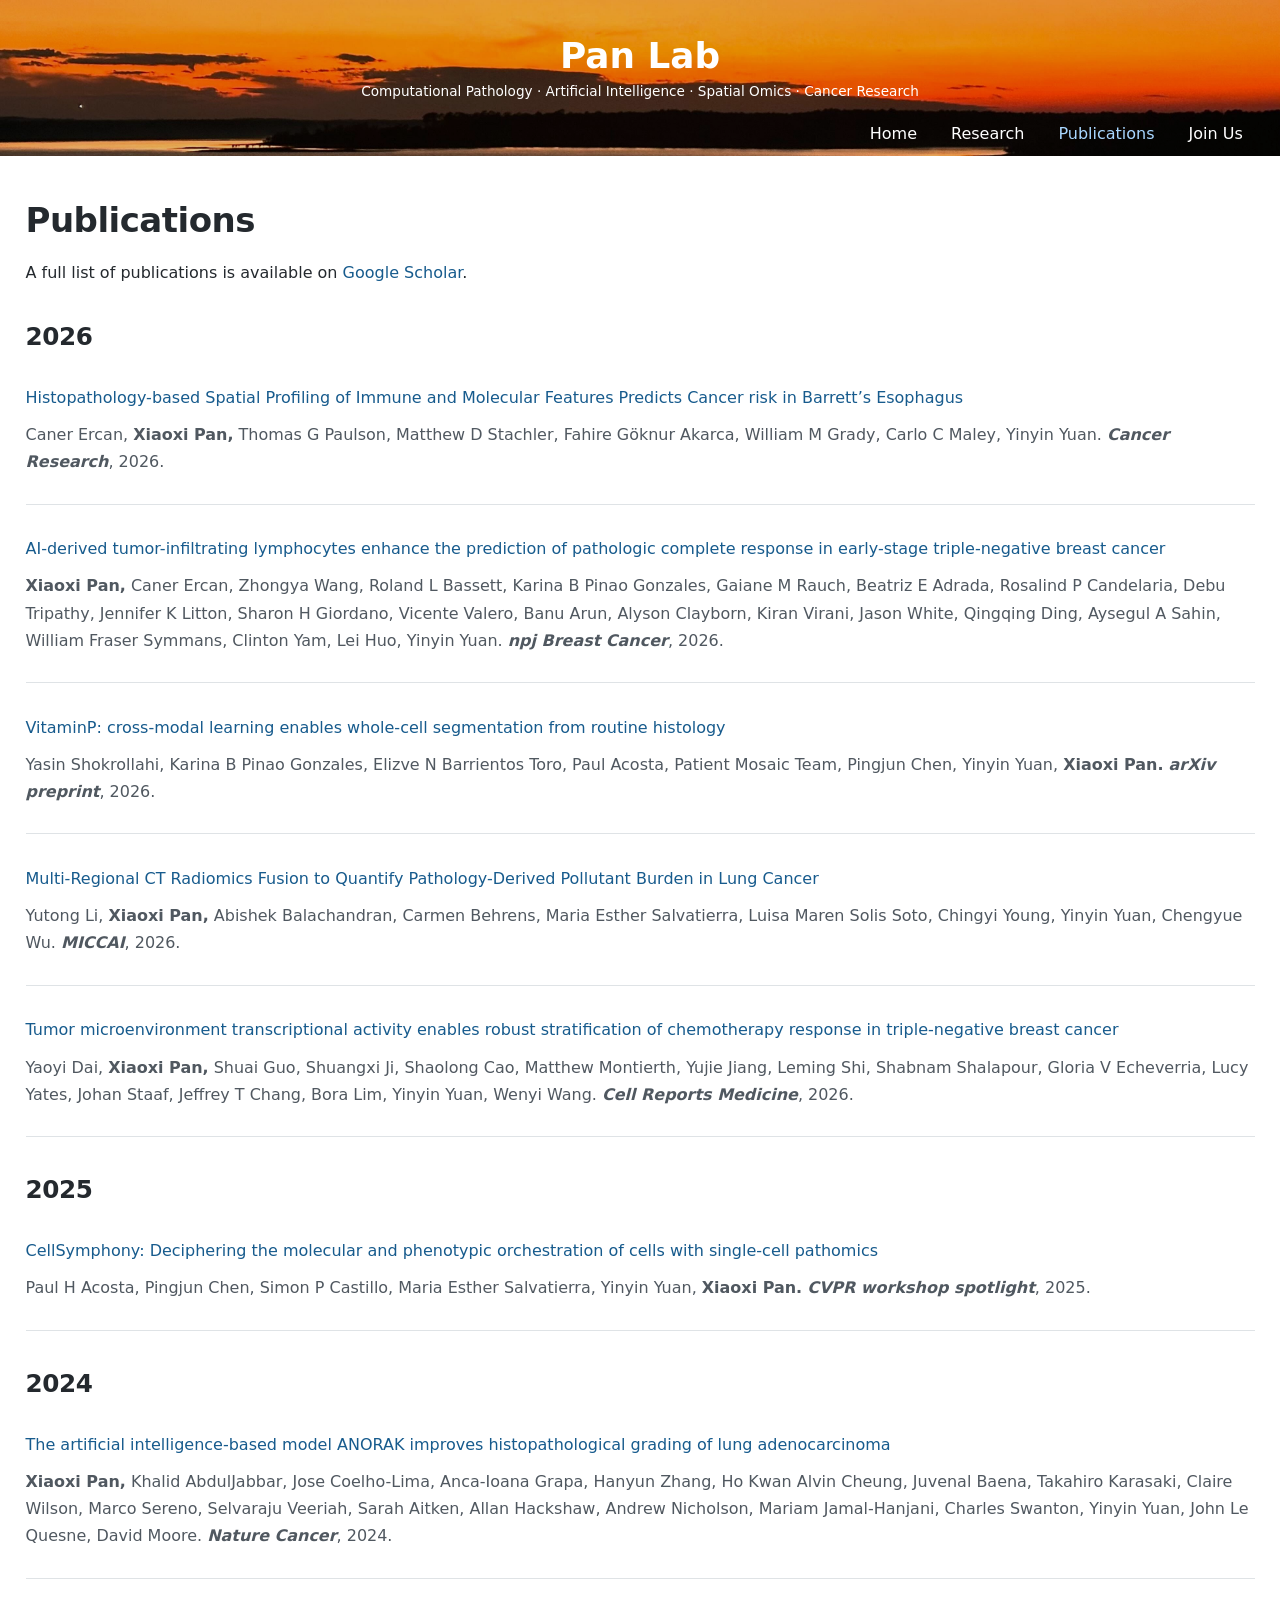
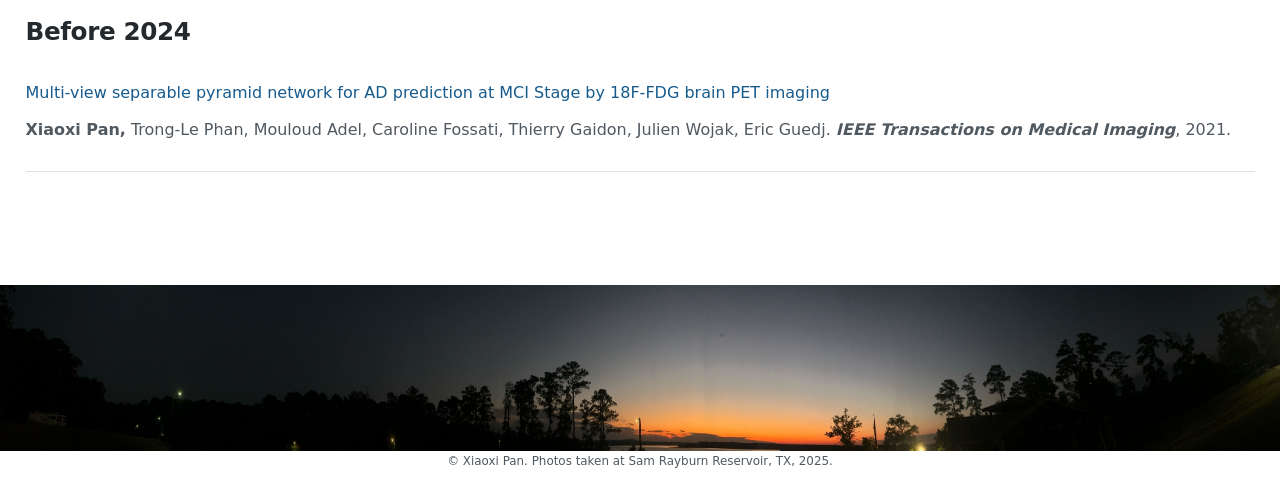
<file: docs/publications.html>
<!DOCTYPE html>
<html xmlns="http://www.w3.org/1999/xhtml" lang="en" xml:lang="en"><head>

<meta charset="utf-8">
<meta name="generator" content="quarto-1.10.18">

<meta name="viewport" content="width=device-width, initial-scale=1.0, user-scalable=yes">


<title>Publications – Pan Lab</title>
<style>
/* Default styles provided by pandoc.
** See https://pandoc.org/MANUAL.html#variables-for-html for config info.
*/
span.smallcaps{font-variant: small-caps;}
div.columns{display: flex; gap: 1.5em;}
div.column{flex: auto;}
@media screen {
div.columns{gap: min(4vw, 1.5em);}
div.column{overflow-x: auto;}
}
div.hanging-indent{margin-left: 1.5em; text-indent: -1.5em;}
ul.task-list{list-style: none;}
ul.task-list li input[type="checkbox"] {
  width: 0.8em;
  margin: 0 0.8em 0.2em -1em; /* quarto-specific, see https://github.com/quarto-dev/quarto-cli/issues/4556 */ 
  vertical-align: middle;
}
</style>


<script src="site_libs/quarto-nav/quarto-nav.js"></script>
<script src="site_libs/clipboard/clipboard.min.js"></script>
<script src="site_libs/quarto-html/quarto.js" type="module"></script>
<script src="site_libs/quarto-html/tabsets/tabsets.js" type="module"></script>
<script src="site_libs/quarto-html/popper.min.js"></script>
<script src="site_libs/quarto-html/tippy.umd.min.js"></script>
<link href="site_libs/quarto-html/tippy.css" rel="stylesheet">
<link href="site_libs/quarto-html/quarto-syntax-highlighting-64a204ab8560d761af7679ceaba22944.css" rel="stylesheet" id="quarto-text-highlighting-styles">
<script src="site_libs/bootstrap/bootstrap.min.js"></script>
<link href="site_libs/bootstrap/bootstrap-icons.css" rel="stylesheet">
<link href="site_libs/bootstrap/bootstrap-1dfd9fd7f444c4b35ded02f4dc3ad733.min.css" rel="stylesheet" append-hash="true" id="quarto-bootstrap" data-mode="light">
<script id="quarto-search-options" type="application/json">{
  "language": {
    "search-no-results-text": "No results",
    "search-matching-documents-text": "matching documents",
    "search-copy-link-title": "Copy link to search",
    "search-hide-matches-text": "Hide additional matches",
    "search-more-match-text": "more match in this document",
    "search-more-matches-text": "more matches in this document",
    "search-clear-button-title": "Clear",
    "search-text-placeholder": "",
    "search-detached-cancel-button-title": "Cancel",
    "search-submit-button-title": "Submit",
    "search-label": "Search"
  }
}</script>


<link rel="stylesheet" href="styles.css">
</head>

<body class="nav-fixed fullcontent quarto-light">

<div id="quarto-search-results"></div>
  <header id="quarto-header" class="headroom fixed-top">
    <nav class="navbar navbar-expand-md " data-bs-theme="dark">
      <div class="navbar-container container-fluid">
      <div class="navbar-brand-container mx-auto">
    <a class="navbar-brand" href="./index.html">
    <span class="navbar-title"><span class="banner-lab-name">Pan Lab</span> <span class="banner-tagline">Computational Pathology · Artificial Intelligence · Spatial Omics · Cancer Research</span></span>
    </a>
  </div>
          <button class="navbar-toggler" type="button" data-bs-toggle="collapse" data-bs-target="#navbarCollapse" aria-controls="navbarCollapse" role="menu" aria-expanded="false" aria-label="Toggle navigation" onclick="if (window.quartoToggleHeadroom) { window.quartoToggleHeadroom(); }">
  <span class="navbar-toggler-icon"></span>
</button>
          <div class="collapse navbar-collapse" id="navbarCollapse">
            <ul class="navbar-nav navbar-nav-scroll ms-auto">
  <li class="nav-item">
    <a class="nav-link" href="./index.html"> 
<span class="menu-text">Home</span></a>
  </li>  
  <li class="nav-item">
    <a class="nav-link" href="./research.html"> 
<span class="menu-text">Research</span></a>
  </li>  
  <li class="nav-item">
    <a class="nav-link active" href="./publications.html" aria-current="page"> 
<span class="menu-text">Publications</span></a>
  </li>  
  <li class="nav-item">
    <a class="nav-link" href="./join.html"> 
<span class="menu-text">Join Us</span></a>
  </li>  
</ul>
          </div> <!-- /navcollapse -->
            <div class="quarto-navbar-tools">
</div>
      </div> <!-- /container-fluid -->
    </nav>
</header>
<!-- content -->
<div id="quarto-content" class="quarto-container page-columns page-rows-contents page-layout-article page-navbar">
<!-- sidebar -->
<!-- margin-sidebar -->
    
<!-- main -->
<main class="content" id="quarto-document-content">

<header id="title-block-header" class="quarto-title-block default">
<div class="quarto-title">
<h1 class="title">Publications</h1>
</div>



<div class="quarto-title-meta">

    
  
    
  </div>
  


</header>


<p>A full list of publications is available on <a href="https://scholar.google.com/citations?user=HlK3iTkAAAAJ">Google Scholar</a>.</p>
<section id="section" class="level2">
<h2 data-anchor-id="section">2026</h2>
<div class="publication">
<p><strong><a href="https://aacrjournals.org/cancerres/article/doi/10.1158/0008-5472.CAN-26-1476/789680/Histopathology-Based-Spatial-Profiling-of-Immune" target="_blank" rel="noopener">Histopathology-based Spatial Profiling of Immune and Molecular Features Predicts Cancer risk in Barrett’s Esophagus</a></strong></p>
<p class="authors">
Caner Ercan, <strong>Xiaoxi Pan,</strong> Thomas G Paulson, Matthew D Stachler, Fahire Göknur Akarca, William M Grady, Carlo C Maley, Yinyin Yuan. <strong><em>Cancer Research</em></strong>, 2026.
</p>
</div>
<div class="publication">
<p><strong><a href="https://www.nature.com/articles/s41523-026-01040-w" target="_blank" rel="noopener">AI-derived tumor-infiltrating lymphocytes enhance the prediction of pathologic complete response in early-stage triple-negative breast cancer</a></strong></p>
<p class="authors">
<strong>Xiaoxi Pan,</strong> Caner Ercan, Zhongya Wang, Roland L Bassett, Karina B Pinao Gonzales, Gaiane M Rauch, Beatriz E Adrada, Rosalind P Candelaria, Debu Tripathy, Jennifer K Litton, Sharon H Giordano, Vicente Valero, Banu Arun, Alyson Clayborn, Kiran Virani, Jason White, Qingqing Ding, Aysegul A Sahin, William Fraser Symmans, Clinton Yam, Lei Huo, Yinyin Yuan. <strong><em>npj Breast Cancer</em></strong>, 2026.
</p>
</div>
<div class="publication">
<p><strong><a href="https://arxiv.org/abs/2604.23799" target="_blank" rel="noopener">VitaminP: cross-modal learning enables whole-cell segmentation from routine histology</a></strong></p>
<p class="authors">
Yasin Shokrollahi, Karina B Pinao Gonzales, Elizve N Barrientos Toro, Paul Acosta, Patient Mosaic Team, Pingjun Chen, Yinyin Yuan, <strong>Xiaoxi Pan.</strong> <strong><em>arXiv preprint</em></strong>, 2026.
</p>
</div>
<div class="publication">
<p><strong><a href="https://papers.miccai.org/miccai-2026/paper/1327_paper.pdf" target="_blank" rel="noopener">Multi-Regional CT Radiomics Fusion to Quantify Pathology-Derived Pollutant Burden in Lung Cancer</a></strong></p>
<p class="authors">
Yutong Li, <strong>Xiaoxi Pan,</strong> Abishek Balachandran, Carmen Behrens, Maria Esther Salvatierra, Luisa Maren Solis Soto, Chingyi Young, Yinyin Yuan, Chengyue Wu. <strong><em>MICCAI</em></strong>, 2026.
</p>
</div>
<div class="publication">
<p><strong> <a href="https://www.cell.com/cell-reports-medicine/fulltext/S2666-3791(26)00027-3" target="_blank" rel="noopener"> Tumor microenvironment transcriptional activity enables robust stratification of chemotherapy response in triple-negative breast cancer </a> </strong></p>
<p class="authors">
Yaoyi Dai, <strong>Xiaoxi Pan,</strong> Shuai Guo, Shuangxi Ji, Shaolong Cao, Matthew Montierth, Yujie Jiang, Leming Shi, Shabnam Shalapour, Gloria V Echeverria, Lucy Yates, Johan Staaf, Jeffrey T Chang, Bora Lim, Yinyin Yuan, Wenyi Wang. <strong><em>Cell Reports Medicine</em></strong>, 2026.
</p>
</div>
</section>
<section id="section-1" class="level2">
<h2 data-anchor-id="section-1">2025</h2>
<div class="publication">
<p><strong><a href="https://arxiv.org/abs/2508.10232" target="_blank" rel="noopener">CellSymphony: Deciphering the molecular and phenotypic orchestration of cells with single-cell pathomics</a></strong></p>
<p class="authors">
Paul H Acosta, Pingjun Chen, Simon P Castillo, Maria Esther Salvatierra, Yinyin Yuan, <strong>Xiaoxi Pan.</strong> <strong><em>CVPR workshop spotlight</em></strong>, 2025.
</p>
</div>
</section>
<section id="section-2" class="level2">
<h2 data-anchor-id="section-2">2024</h2>
<div class="publication">
<p><strong> <a href="https://www.nature.com/articles/s43018-023-00694-w" target="_blank" rel="noopener"> The artificial intelligence-based model ANORAK improves histopathological grading of lung adenocarcinoma </a> </strong></p>
<p class="authors">
<strong>Xiaoxi Pan,</strong> Khalid AbdulJabbar, Jose Coelho-Lima, Anca-Ioana Grapa, Hanyun Zhang, Ho Kwan Alvin Cheung, Juvenal Baena, Takahiro Karasaki, Claire Wilson, Marco Sereno, Selvaraju Veeriah, Sarah Aitken, Allan Hackshaw, Andrew Nicholson, Mariam Jamal-Hanjani, Charles Swanton, Yinyin Yuan, John Le Quesne, David Moore. <strong><em>Nature Cancer</em></strong>, 2024.
</p>
</div>
</section>
<section id="before-2024" class="level2">
<h2 data-anchor-id="before-2024">Before 2024</h2>
<div class="publication">
<p><strong> <a href="https://ieeexplore.ieee.org/abstract/document/9187697" target="_blank" rel="noopener"> Multi-view separable pyramid network for AD prediction at MCI Stage by 18F-FDG brain PET imaging </a> </strong></p>
<p class="authors">
<strong>Xiaoxi Pan,</strong> Trong-Le Phan, Mouloud Adel, Caroline Fossati, Thierry Gaidon, Julien Wojak, Eric Guedj. <strong><em>IEEE Transactions on Medical Imaging</em></strong>, 2021.
</p>
</div>


</section>

</main> <!-- /main -->
<div class="site-banner banner-bottom" aria-hidden="true"><img src="images/bottom-banner.jpg" alt=""></div>
<script>
// Present the lab identity as plain text instead of Quarto's default home link.
(() => {
  const makeTitlePlain = () => {
    const link = document.querySelector('#quarto-header a.navbar-brand');
    if (!link || !link.querySelector('.banner-lab-name')) return;
    const title = document.createElement('div');
    title.className = link.className;
    title.append(...link.childNodes);
    link.replaceWith(title);
  };
  if (document.readyState === 'loading') {
    document.addEventListener('DOMContentLoaded', makeTitlePlain, { once: true });
  } else {
    makeTitlePlain();
  }
})();
</script>
<script id="quarto-html-after-body" type="application/javascript">
  window.document.addEventListener("DOMContentLoaded", function (event) {
    const isCodeAnnotation = (el) => {
      for (const clz of el.classList) {
        if (clz.startsWith('code-annotation-')) {                     
          return true;
        }
      }
      return false;
    }
    const onCopySuccess = function(e) {
      // button target
      const button = e.trigger;
      // don't keep focus
      button.blur();
      // flash "checked"
      button.classList.add('code-copy-button-checked');
      var currentTitle = button.getAttribute("title");
      button.setAttribute("title", "Copied!");
      let tooltip;
      if (window.bootstrap) {
        button.setAttribute("data-bs-toggle", "tooltip");
        button.setAttribute("data-bs-placement", "left");
        button.setAttribute("data-bs-title", "Copied!");
        tooltip = new bootstrap.Tooltip(button, 
          { trigger: "manual", 
            customClass: "code-copy-button-tooltip",
            offset: [0, -8]});
        tooltip.show();    
      }
      setTimeout(function() {
        if (tooltip) {
          tooltip.hide();
          button.removeAttribute("data-bs-title");
          button.removeAttribute("data-bs-toggle");
          button.removeAttribute("data-bs-placement");
        }
        button.setAttribute("title", currentTitle);
        button.classList.remove('code-copy-button-checked');
      }, 1000);
      // clear code selection
      e.clearSelection();
    }
    const getTextToCopy = function(trigger) {
      const outerScaffold = trigger.parentElement.cloneNode(true);
      const codeEl = outerScaffold.querySelector('code');
      for (const childEl of codeEl.children) {
        if (isCodeAnnotation(childEl)) {
          childEl.remove();
        }
      }
      return codeEl.innerText;
    }
    const clipboard = new window.ClipboardJS('.code-copy-button:not([data-in-quarto-modal])', {
      text: getTextToCopy
    });
    clipboard.on('success', onCopySuccess);
    if (window.document.getElementById('quarto-embedded-source-code-modal')) {
      const clipboardModal = new window.ClipboardJS('.code-copy-button[data-in-quarto-modal]', {
        text: getTextToCopy,
        container: window.document.getElementById('quarto-embedded-source-code-modal')
      });
      clipboardModal.on('success', onCopySuccess);
    }
      var localhostRegex = new RegExp(/^(?:http|https):\/\/localhost\:?[0-9]*\//);
      var mailtoRegex = new RegExp(/^mailto:/);
        var filterRegex = new RegExp("https:\/\/xpanlab\.org");
      var isInternal = (href) => {
          return filterRegex.test(href) || localhostRegex.test(href) || mailtoRegex.test(href);
      }
      // Inspect non-navigation links and adorn them if external
     var links = window.document.querySelectorAll('a[href]:not(.nav-link):not(.navbar-brand):not(.toc-action):not(.sidebar-link):not(.sidebar-item-toggle):not(.pagination-link):not(.no-external):not([aria-hidden]):not(.dropdown-item):not(.quarto-navigation-tool):not(.about-link)');
      for (var i=0; i<links.length; i++) {
        const link = links[i];
        if (!isInternal(link.href)) {
          // undo the damage that might have been done by quarto-nav.js in the case of
          // links that we want to consider external
          if (link.dataset.originalHref !== undefined) {
            link.href = link.dataset.originalHref;
          }
        }
      }
    function tippyHover(el, contentFn, onTriggerFn, onUntriggerFn) {
      const config = {
        allowHTML: true,
        maxWidth: 500,
        delay: 100,
        arrow: false,
        appendTo: function(el) {
            return el.parentElement;
        },
        interactive: true,
        interactiveBorder: 10,
        theme: 'quarto',
        placement: 'bottom-start',
      };
      if (contentFn) {
        config.content = contentFn;
      }
      if (onTriggerFn) {
        config.onTrigger = onTriggerFn;
      }
      if (onUntriggerFn) {
        config.onUntrigger = onUntriggerFn;
      }
      window.tippy(el, config); 
    }
    const noterefs = window.document.querySelectorAll('a[role="doc-noteref"]');
    for (var i=0; i<noterefs.length; i++) {
      const ref = noterefs[i];
      tippyHover(ref, function() {
        // use id or data attribute instead here
        let href = ref.getAttribute('data-footnote-href') || ref.getAttribute('href');
        try { href = new URL(href).hash; } catch {}
        const id = href.replace(/^#\/?/, "");
        const note = window.document.getElementById(id);
        if (note) {
          return note.innerHTML;
        } else {
          return "";
        }
      });
    }
    const xrefs = window.document.querySelectorAll('a.quarto-xref');
    const processXRef = (id, note) => {
      // Strip column container classes
      const stripColumnClz = (el) => {
        el.classList.remove("page-full", "page-columns");
        if (el.children) {
          for (const child of el.children) {
            stripColumnClz(child);
          }
        }
      }
      stripColumnClz(note)
      if (id === null || id.startsWith('sec-')) {
        // Special case sections, only their first couple elements
        const container = document.createElement("div");
        if (note.children && note.children.length > 2) {
          container.appendChild(note.children[0].cloneNode(true));
          for (let i = 1; i < note.children.length; i++) {
            const child = note.children[i];
            if (child.tagName === "P" && child.innerText === "") {
              continue;
            } else {
              container.appendChild(child.cloneNode(true));
              break;
            }
          }
          if (window.Quarto?.typesetMath) {
            window.Quarto.typesetMath(container);
          }
          return container.innerHTML
        } else {
          if (window.Quarto?.typesetMath) {
            window.Quarto.typesetMath(note);
          }
          return note.innerHTML;
        }
      } else {
        // Remove any anchor links if they are present
        const anchorLink = note.querySelector('a.anchorjs-link');
        if (anchorLink) {
          anchorLink.remove();
        }
        if (window.Quarto?.typesetMath) {
          window.Quarto.typesetMath(note);
        }
        if (note.classList.contains("callout")) {
          return note.outerHTML;
        } else {
          return note.innerHTML;
        }
      }
    }
    for (var i=0; i<xrefs.length; i++) {
      const xref = xrefs[i];
      tippyHover(xref, undefined, function(instance) {
        instance.disable();
        let url = xref.getAttribute('href');
        let hash = undefined; 
        if (url.startsWith('#')) {
          hash = url;
        } else {
          try { hash = new URL(url).hash; } catch {}
        }
        if (hash) {
          const id = hash.replace(/^#\/?/, "");
          const note = window.document.getElementById(id);
          if (note !== null) {
            try {
              const html = processXRef(id, note.cloneNode(true));
              instance.setContent(html);
            } finally {
              instance.enable();
              instance.show();
            }
          } else {
            // See if we can fetch this
            fetch(url.split('#')[0])
            .then(res => res.text())
            .then(html => {
              const parser = new DOMParser();
              const htmlDoc = parser.parseFromString(html, "text/html");
              const note = htmlDoc.getElementById(id);
              if (note !== null) {
                const html = processXRef(id, note);
                instance.setContent(html);
              } 
            }).finally(() => {
              instance.enable();
              instance.show();
            });
          }
        } else {
          // See if we can fetch a full url (with no hash to target)
          // This is a special case and we should probably do some content thinning / targeting
          fetch(url)
          .then(res => res.text())
          .then(html => {
            const parser = new DOMParser();
            const htmlDoc = parser.parseFromString(html, "text/html");
            const note = htmlDoc.querySelector('main.content');
            if (note !== null) {
              // This should only happen for chapter cross references
              // (since there is no id in the URL)
              // remove the first header
              if (note.children.length > 0 && note.children[0].tagName === "HEADER") {
                note.children[0].remove();
              }
              const html = processXRef(null, note);
              instance.setContent(html);
            } 
          }).finally(() => {
            instance.enable();
            instance.show();
          });
        }
      }, function(instance) {
      });
    }
        let selectedAnnoteEl;
        const selectorForAnnotation = ( cell, annotation) => {
          let cellAttr = 'data-code-cell="' + cell + '"';
          let lineAttr = 'data-code-annotation="' +  annotation + '"';
          const selector = 'span[' + cellAttr + '][' + lineAttr + ']';
          return selector;
        }
        const selectCodeLines = (annoteEl) => {
          const doc = window.document;
          const targetCell = annoteEl.getAttribute("data-target-cell");
          const targetAnnotation = annoteEl.getAttribute("data-target-annotation");
          const annoteSpan = window.document.querySelector(selectorForAnnotation(targetCell, targetAnnotation));
          const lines = annoteSpan.getAttribute("data-code-lines").split(",");
          const lineIds = lines.map((line) => {
            return targetCell + "-" + line;
          })
          let top = null;
          let height = null;
          let parent = null;
          if (lineIds.length > 0) {
              //compute the position of the single el (top and bottom and make a div)
              const el = window.document.getElementById(lineIds[0]);
              top = el.offsetTop;
              height = el.offsetHeight;
              parent = el.parentElement.parentElement;
            if (lineIds.length > 1) {
              const lastEl = window.document.getElementById(lineIds[lineIds.length - 1]);
              const bottom = lastEl.offsetTop + lastEl.offsetHeight;
              height = bottom - top;
            }
            if (top !== null && height !== null && parent !== null) {
              // cook up a div (if necessary) and position it 
              let div = window.document.getElementById("code-annotation-line-highlight");
              if (div === null) {
                div = window.document.createElement("div");
                div.setAttribute("id", "code-annotation-line-highlight");
                div.style.position = 'absolute';
                parent.appendChild(div);
              }
              div.style.top = top - 2 + "px";
              div.style.height = height + 4 + "px";
              div.style.left = 0;
              let gutterDiv = window.document.getElementById("code-annotation-line-highlight-gutter");
              if (gutterDiv === null) {
                gutterDiv = window.document.createElement("div");
                gutterDiv.setAttribute("id", "code-annotation-line-highlight-gutter");
                gutterDiv.style.position = 'absolute';
                const codeCell = window.document.getElementById(targetCell);
                const gutter = codeCell.querySelector('.code-annotation-gutter');
                gutter.appendChild(gutterDiv);
              }
              gutterDiv.style.top = top - 2 + "px";
              gutterDiv.style.height = height + 4 + "px";
            }
            selectedAnnoteEl = annoteEl;
          }
        };
        const unselectCodeLines = () => {
          const elementsIds = ["code-annotation-line-highlight", "code-annotation-line-highlight-gutter"];
          elementsIds.forEach((elId) => {
            const div = window.document.getElementById(elId);
            if (div) {
              div.remove();
            }
          });
          selectedAnnoteEl = undefined;
        };
          // Handle positioning of the toggle
      window.addEventListener(
        "resize",
        throttle(() => {
          elRect = undefined;
          if (selectedAnnoteEl) {
            selectCodeLines(selectedAnnoteEl);
          }
        }, 10)
      );
      function throttle(fn, ms) {
      let throttle = false;
      let timer;
        return (...args) => {
          if(!throttle) { // first call gets through
              fn.apply(this, args);
              throttle = true;
          } else { // all the others get throttled
              if(timer) clearTimeout(timer); // cancel #2
              timer = setTimeout(() => {
                fn.apply(this, args);
                timer = throttle = false;
              }, ms);
          }
        };
      }
        // Attach click handler to the DT
        const annoteDls = window.document.querySelectorAll('dt[data-target-cell]');
        for (const annoteDlNode of annoteDls) {
          annoteDlNode.addEventListener('click', (event) => {
            const clickedEl = event.target;
            if (clickedEl !== selectedAnnoteEl) {
              unselectCodeLines();
              const activeEl = window.document.querySelector('dt[data-target-cell].code-annotation-active');
              if (activeEl) {
                activeEl.classList.remove('code-annotation-active');
              }
              selectCodeLines(clickedEl);
              clickedEl.classList.add('code-annotation-active');
            } else {
              // Unselect the line
              unselectCodeLines();
              clickedEl.classList.remove('code-annotation-active');
            }
          });
        }
    const findCites = (el) => {
      const parentEl = el.parentElement;
      if (parentEl) {
        const cites = parentEl.dataset.cites;
        if (cites) {
          return {
            el,
            cites: cites.split(' ')
          };
        } else {
          return findCites(el.parentElement)
        }
      } else {
        return undefined;
      }
    };
    var bibliorefs = window.document.querySelectorAll('a[role="doc-biblioref"]');
    for (var i=0; i<bibliorefs.length; i++) {
      const ref = bibliorefs[i];
      const citeInfo = findCites(ref);
      if (citeInfo) {
        tippyHover(citeInfo.el, function() {
          var popup = window.document.createElement('div');
          citeInfo.cites.forEach(function(cite) {
            var citeDiv = window.document.createElement('div');
            citeDiv.classList.add('hanging-indent');
            citeDiv.classList.add('csl-entry');
            var biblioDiv = window.document.getElementById('ref-' + cite);
            if (biblioDiv) {
              citeDiv.innerHTML = biblioDiv.innerHTML;
            }
            popup.appendChild(citeDiv);
          });
          return popup.innerHTML;
        });
      }
    }
  });
  </script>
</div> <!-- /content -->
<footer class="footer">
  <div class="nav-footer">
    <div class="nav-footer-left">
      &nbsp;
    </div>   
    <div class="nav-footer-center">
<p>© Xiaoxi Pan. Photos taken at Sam Rayburn Reservoir, TX, 2025.</p>
</div>
    <div class="nav-footer-right">
      &nbsp;
    </div>
  </div>
</footer>




</body></html>
</file>
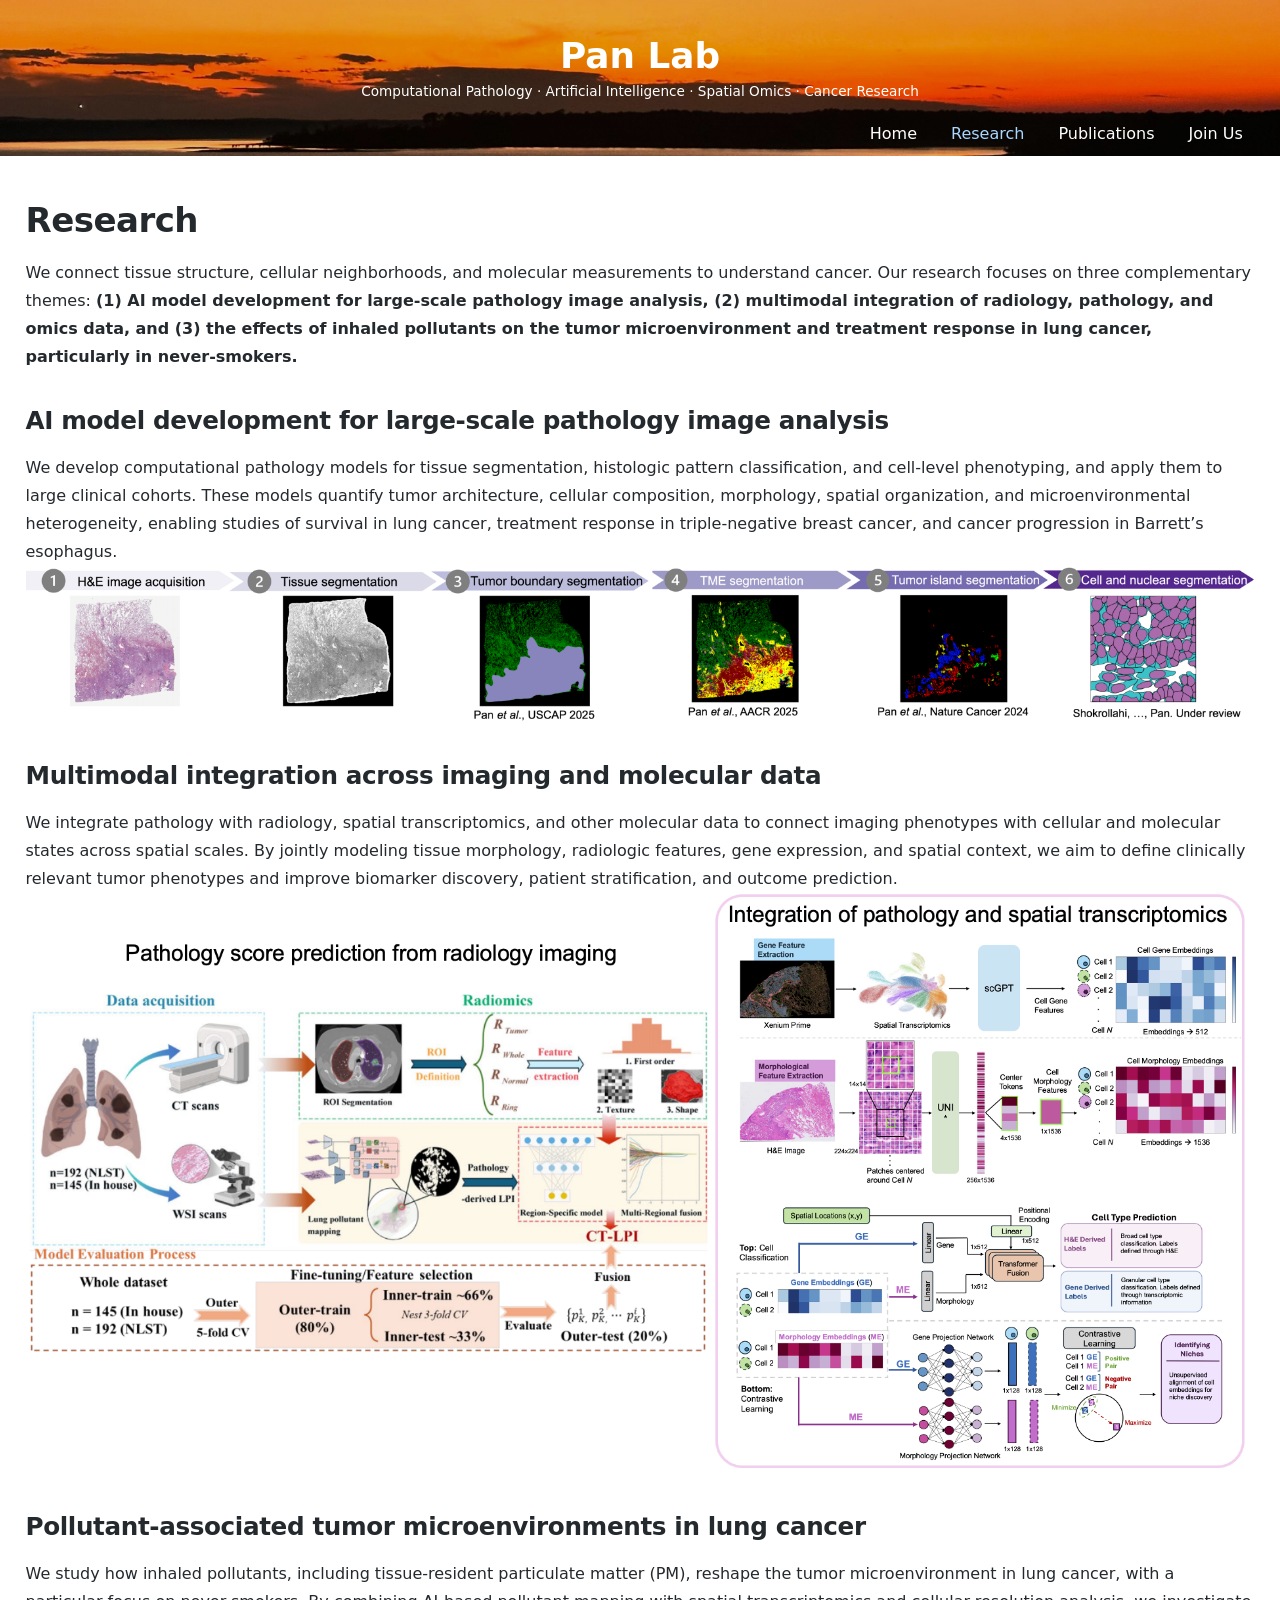
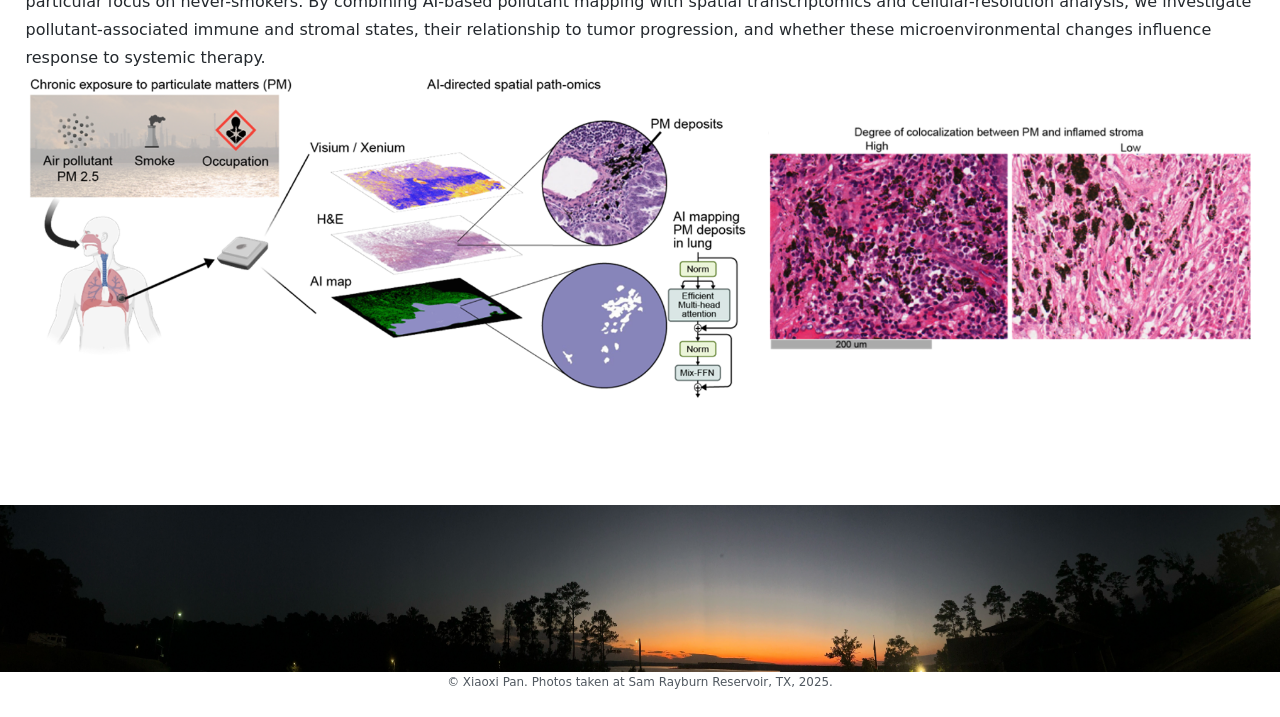
<file: docs/research.html>
<!DOCTYPE html>
<html xmlns="http://www.w3.org/1999/xhtml" lang="en" xml:lang="en"><head>

<meta charset="utf-8">
<meta name="generator" content="quarto-1.10.18">

<meta name="viewport" content="width=device-width, initial-scale=1.0, user-scalable=yes">


<title>Research – Pan Lab</title>
<style>
/* Default styles provided by pandoc.
** See https://pandoc.org/MANUAL.html#variables-for-html for config info.
*/
span.smallcaps{font-variant: small-caps;}
div.columns{display: flex; gap: 1.5em;}
div.column{flex: auto;}
@media screen {
div.columns{gap: min(4vw, 1.5em);}
div.column{overflow-x: auto;}
}
div.hanging-indent{margin-left: 1.5em; text-indent: -1.5em;}
ul.task-list{list-style: none;}
ul.task-list li input[type="checkbox"] {
  width: 0.8em;
  margin: 0 0.8em 0.2em -1em; /* quarto-specific, see https://github.com/quarto-dev/quarto-cli/issues/4556 */ 
  vertical-align: middle;
}
</style>


<script src="site_libs/quarto-nav/quarto-nav.js"></script>
<script src="site_libs/clipboard/clipboard.min.js"></script>
<script src="site_libs/quarto-html/quarto.js" type="module"></script>
<script src="site_libs/quarto-html/tabsets/tabsets.js" type="module"></script>
<script src="site_libs/quarto-html/popper.min.js"></script>
<script src="site_libs/quarto-html/tippy.umd.min.js"></script>
<link href="site_libs/quarto-html/tippy.css" rel="stylesheet">
<link href="site_libs/quarto-html/quarto-syntax-highlighting-64a204ab8560d761af7679ceaba22944.css" rel="stylesheet" id="quarto-text-highlighting-styles">
<script src="site_libs/bootstrap/bootstrap.min.js"></script>
<link href="site_libs/bootstrap/bootstrap-icons.css" rel="stylesheet">
<link href="site_libs/bootstrap/bootstrap-1dfd9fd7f444c4b35ded02f4dc3ad733.min.css" rel="stylesheet" append-hash="true" id="quarto-bootstrap" data-mode="light">
<script id="quarto-search-options" type="application/json">{
  "language": {
    "search-no-results-text": "No results",
    "search-matching-documents-text": "matching documents",
    "search-copy-link-title": "Copy link to search",
    "search-hide-matches-text": "Hide additional matches",
    "search-more-match-text": "more match in this document",
    "search-more-matches-text": "more matches in this document",
    "search-clear-button-title": "Clear",
    "search-text-placeholder": "",
    "search-detached-cancel-button-title": "Cancel",
    "search-submit-button-title": "Submit",
    "search-label": "Search"
  }
}</script>


<link rel="stylesheet" href="styles.css">
</head>

<body class="nav-fixed fullcontent quarto-light">

<div id="quarto-search-results"></div>
  <header id="quarto-header" class="headroom fixed-top">
    <nav class="navbar navbar-expand-md " data-bs-theme="dark">
      <div class="navbar-container container-fluid">
      <div class="navbar-brand-container mx-auto">
    <a class="navbar-brand" href="./index.html">
    <span class="navbar-title"><span class="banner-lab-name">Pan Lab</span> <span class="banner-tagline">Computational Pathology · Artificial Intelligence · Spatial Omics · Cancer Research</span></span>
    </a>
  </div>
          <button class="navbar-toggler" type="button" data-bs-toggle="collapse" data-bs-target="#navbarCollapse" aria-controls="navbarCollapse" role="menu" aria-expanded="false" aria-label="Toggle navigation" onclick="if (window.quartoToggleHeadroom) { window.quartoToggleHeadroom(); }">
  <span class="navbar-toggler-icon"></span>
</button>
          <div class="collapse navbar-collapse" id="navbarCollapse">
            <ul class="navbar-nav navbar-nav-scroll ms-auto">
  <li class="nav-item">
    <a class="nav-link" href="./index.html"> 
<span class="menu-text">Home</span></a>
  </li>  
  <li class="nav-item">
    <a class="nav-link active" href="./research.html" aria-current="page"> 
<span class="menu-text">Research</span></a>
  </li>  
  <li class="nav-item">
    <a class="nav-link" href="./publications.html"> 
<span class="menu-text">Publications</span></a>
  </li>  
  <li class="nav-item">
    <a class="nav-link" href="./join.html"> 
<span class="menu-text">Join Us</span></a>
  </li>  
</ul>
          </div> <!-- /navcollapse -->
            <div class="quarto-navbar-tools">
</div>
      </div> <!-- /container-fluid -->
    </nav>
</header>
<!-- content -->
<div id="quarto-content" class="quarto-container page-columns page-rows-contents page-layout-article page-navbar">
<!-- sidebar -->
<!-- margin-sidebar -->
    
<!-- main -->
<main class="content" id="quarto-document-content">

<header id="title-block-header" class="quarto-title-block default">
<div class="quarto-title">
<h1 class="title">Research</h1>
</div>



<div class="quarto-title-meta">

    
  
    
  </div>
  


</header>


<p>We connect tissue structure, cellular neighborhoods, and molecular measurements to understand cancer. Our research focuses on three complementary themes: <strong>(1) AI model development for large-scale pathology image analysis, (2) multimodal integration of radiology, pathology, and omics data, and (3) the effects of inhaled pollutants on the tumor microenvironment and treatment response in lung cancer, particularly in never-smokers.</strong></p>
<section id="ai-model-development-for-large-scale-pathology-image-analysis" class="level2">
<h2 data-anchor-id="ai-model-development-for-large-scale-pathology-image-analysis">AI model development for large-scale pathology image analysis</h2>
<p>We develop computational pathology models for tissue segmentation, histologic pattern classification, and cell-level phenotyping, and apply them to large clinical cohorts. These models quantify tumor architecture, cellular composition, morphology, spatial organization, and microenvironmental heterogeneity, enabling studies of survival in lung cancer, treatment response in triple-negative breast cancer, and cancer progression in Barrett’s esophagus. <img src="images/compath_workflow_wide.png" class="img-fluid" alt="Computational pathology at scale."></p>
</section>
<section id="multimodal-integration-across-imaging-and-molecular-data" class="level2">
<h2 data-anchor-id="multimodal-integration-across-imaging-and-molecular-data">Multimodal integration across imaging and molecular data</h2>
<p>We integrate pathology with radiology, spatial transcriptomics, and other molecular data to connect imaging phenotypes with cellular and molecular states across spatial scales. By jointly modeling tissue morphology, radiologic features, gene expression, and spatial context, we aim to define clinically relevant tumor phenotypes and improve biomarker discovery, patient stratification, and outcome prediction. <img src="images/path_ct_st3.png" class="img-fluid" alt="Multimodal integration."></p>
</section>
<section id="pollutant-associated-tumor-microenvironments-in-lung-cancer" class="level2">
<h2 data-anchor-id="pollutant-associated-tumor-microenvironments-in-lung-cancer">Pollutant-associated tumor microenvironments in lung cancer</h2>
<p>We study how inhaled pollutants, including tissue-resident particulate matter (PM), reshape the tumor microenvironment in lung cancer, with a particular focus on never-smokers. By combining AI-based pollutant mapping with spatial transcriptomics and cellular-resolution analysis, we investigate pollutant-associated immune and stromal states, their relationship to tumor progression, and whether these microenvironmental changes influence response to systemic therapy. <img src="images/pollutant.png" class="img-fluid" alt="Dissection of pollutant-associated tumor microenvironments."></p>


</section>

</main> <!-- /main -->
<div class="site-banner banner-bottom" aria-hidden="true"><img src="images/bottom-banner.jpg" alt=""></div>
<script>
// Present the lab identity as plain text instead of Quarto's default home link.
(() => {
  const makeTitlePlain = () => {
    const link = document.querySelector('#quarto-header a.navbar-brand');
    if (!link || !link.querySelector('.banner-lab-name')) return;
    const title = document.createElement('div');
    title.className = link.className;
    title.append(...link.childNodes);
    link.replaceWith(title);
  };
  if (document.readyState === 'loading') {
    document.addEventListener('DOMContentLoaded', makeTitlePlain, { once: true });
  } else {
    makeTitlePlain();
  }
})();
</script>
<script id="quarto-html-after-body" type="application/javascript">
  window.document.addEventListener("DOMContentLoaded", function (event) {
    const isCodeAnnotation = (el) => {
      for (const clz of el.classList) {
        if (clz.startsWith('code-annotation-')) {                     
          return true;
        }
      }
      return false;
    }
    const onCopySuccess = function(e) {
      // button target
      const button = e.trigger;
      // don't keep focus
      button.blur();
      // flash "checked"
      button.classList.add('code-copy-button-checked');
      var currentTitle = button.getAttribute("title");
      button.setAttribute("title", "Copied!");
      let tooltip;
      if (window.bootstrap) {
        button.setAttribute("data-bs-toggle", "tooltip");
        button.setAttribute("data-bs-placement", "left");
        button.setAttribute("data-bs-title", "Copied!");
        tooltip = new bootstrap.Tooltip(button, 
          { trigger: "manual", 
            customClass: "code-copy-button-tooltip",
            offset: [0, -8]});
        tooltip.show();    
      }
      setTimeout(function() {
        if (tooltip) {
          tooltip.hide();
          button.removeAttribute("data-bs-title");
          button.removeAttribute("data-bs-toggle");
          button.removeAttribute("data-bs-placement");
        }
        button.setAttribute("title", currentTitle);
        button.classList.remove('code-copy-button-checked');
      }, 1000);
      // clear code selection
      e.clearSelection();
    }
    const getTextToCopy = function(trigger) {
      const outerScaffold = trigger.parentElement.cloneNode(true);
      const codeEl = outerScaffold.querySelector('code');
      for (const childEl of codeEl.children) {
        if (isCodeAnnotation(childEl)) {
          childEl.remove();
        }
      }
      return codeEl.innerText;
    }
    const clipboard = new window.ClipboardJS('.code-copy-button:not([data-in-quarto-modal])', {
      text: getTextToCopy
    });
    clipboard.on('success', onCopySuccess);
    if (window.document.getElementById('quarto-embedded-source-code-modal')) {
      const clipboardModal = new window.ClipboardJS('.code-copy-button[data-in-quarto-modal]', {
        text: getTextToCopy,
        container: window.document.getElementById('quarto-embedded-source-code-modal')
      });
      clipboardModal.on('success', onCopySuccess);
    }
      var localhostRegex = new RegExp(/^(?:http|https):\/\/localhost\:?[0-9]*\//);
      var mailtoRegex = new RegExp(/^mailto:/);
        var filterRegex = new RegExp("https:\/\/xpanlab\.org");
      var isInternal = (href) => {
          return filterRegex.test(href) || localhostRegex.test(href) || mailtoRegex.test(href);
      }
      // Inspect non-navigation links and adorn them if external
     var links = window.document.querySelectorAll('a[href]:not(.nav-link):not(.navbar-brand):not(.toc-action):not(.sidebar-link):not(.sidebar-item-toggle):not(.pagination-link):not(.no-external):not([aria-hidden]):not(.dropdown-item):not(.quarto-navigation-tool):not(.about-link)');
      for (var i=0; i<links.length; i++) {
        const link = links[i];
        if (!isInternal(link.href)) {
          // undo the damage that might have been done by quarto-nav.js in the case of
          // links that we want to consider external
          if (link.dataset.originalHref !== undefined) {
            link.href = link.dataset.originalHref;
          }
        }
      }
    function tippyHover(el, contentFn, onTriggerFn, onUntriggerFn) {
      const config = {
        allowHTML: true,
        maxWidth: 500,
        delay: 100,
        arrow: false,
        appendTo: function(el) {
            return el.parentElement;
        },
        interactive: true,
        interactiveBorder: 10,
        theme: 'quarto',
        placement: 'bottom-start',
      };
      if (contentFn) {
        config.content = contentFn;
      }
      if (onTriggerFn) {
        config.onTrigger = onTriggerFn;
      }
      if (onUntriggerFn) {
        config.onUntrigger = onUntriggerFn;
      }
      window.tippy(el, config); 
    }
    const noterefs = window.document.querySelectorAll('a[role="doc-noteref"]');
    for (var i=0; i<noterefs.length; i++) {
      const ref = noterefs[i];
      tippyHover(ref, function() {
        // use id or data attribute instead here
        let href = ref.getAttribute('data-footnote-href') || ref.getAttribute('href');
        try { href = new URL(href).hash; } catch {}
        const id = href.replace(/^#\/?/, "");
        const note = window.document.getElementById(id);
        if (note) {
          return note.innerHTML;
        } else {
          return "";
        }
      });
    }
    const xrefs = window.document.querySelectorAll('a.quarto-xref');
    const processXRef = (id, note) => {
      // Strip column container classes
      const stripColumnClz = (el) => {
        el.classList.remove("page-full", "page-columns");
        if (el.children) {
          for (const child of el.children) {
            stripColumnClz(child);
          }
        }
      }
      stripColumnClz(note)
      if (id === null || id.startsWith('sec-')) {
        // Special case sections, only their first couple elements
        const container = document.createElement("div");
        if (note.children && note.children.length > 2) {
          container.appendChild(note.children[0].cloneNode(true));
          for (let i = 1; i < note.children.length; i++) {
            const child = note.children[i];
            if (child.tagName === "P" && child.innerText === "") {
              continue;
            } else {
              container.appendChild(child.cloneNode(true));
              break;
            }
          }
          if (window.Quarto?.typesetMath) {
            window.Quarto.typesetMath(container);
          }
          return container.innerHTML
        } else {
          if (window.Quarto?.typesetMath) {
            window.Quarto.typesetMath(note);
          }
          return note.innerHTML;
        }
      } else {
        // Remove any anchor links if they are present
        const anchorLink = note.querySelector('a.anchorjs-link');
        if (anchorLink) {
          anchorLink.remove();
        }
        if (window.Quarto?.typesetMath) {
          window.Quarto.typesetMath(note);
        }
        if (note.classList.contains("callout")) {
          return note.outerHTML;
        } else {
          return note.innerHTML;
        }
      }
    }
    for (var i=0; i<xrefs.length; i++) {
      const xref = xrefs[i];
      tippyHover(xref, undefined, function(instance) {
        instance.disable();
        let url = xref.getAttribute('href');
        let hash = undefined; 
        if (url.startsWith('#')) {
          hash = url;
        } else {
          try { hash = new URL(url).hash; } catch {}
        }
        if (hash) {
          const id = hash.replace(/^#\/?/, "");
          const note = window.document.getElementById(id);
          if (note !== null) {
            try {
              const html = processXRef(id, note.cloneNode(true));
              instance.setContent(html);
            } finally {
              instance.enable();
              instance.show();
            }
          } else {
            // See if we can fetch this
            fetch(url.split('#')[0])
            .then(res => res.text())
            .then(html => {
              const parser = new DOMParser();
              const htmlDoc = parser.parseFromString(html, "text/html");
              const note = htmlDoc.getElementById(id);
              if (note !== null) {
                const html = processXRef(id, note);
                instance.setContent(html);
              } 
            }).finally(() => {
              instance.enable();
              instance.show();
            });
          }
        } else {
          // See if we can fetch a full url (with no hash to target)
          // This is a special case and we should probably do some content thinning / targeting
          fetch(url)
          .then(res => res.text())
          .then(html => {
            const parser = new DOMParser();
            const htmlDoc = parser.parseFromString(html, "text/html");
            const note = htmlDoc.querySelector('main.content');
            if (note !== null) {
              // This should only happen for chapter cross references
              // (since there is no id in the URL)
              // remove the first header
              if (note.children.length > 0 && note.children[0].tagName === "HEADER") {
                note.children[0].remove();
              }
              const html = processXRef(null, note);
              instance.setContent(html);
            } 
          }).finally(() => {
            instance.enable();
            instance.show();
          });
        }
      }, function(instance) {
      });
    }
        let selectedAnnoteEl;
        const selectorForAnnotation = ( cell, annotation) => {
          let cellAttr = 'data-code-cell="' + cell + '"';
          let lineAttr = 'data-code-annotation="' +  annotation + '"';
          const selector = 'span[' + cellAttr + '][' + lineAttr + ']';
          return selector;
        }
        const selectCodeLines = (annoteEl) => {
          const doc = window.document;
          const targetCell = annoteEl.getAttribute("data-target-cell");
          const targetAnnotation = annoteEl.getAttribute("data-target-annotation");
          const annoteSpan = window.document.querySelector(selectorForAnnotation(targetCell, targetAnnotation));
          const lines = annoteSpan.getAttribute("data-code-lines").split(",");
          const lineIds = lines.map((line) => {
            return targetCell + "-" + line;
          })
          let top = null;
          let height = null;
          let parent = null;
          if (lineIds.length > 0) {
              //compute the position of the single el (top and bottom and make a div)
              const el = window.document.getElementById(lineIds[0]);
              top = el.offsetTop;
              height = el.offsetHeight;
              parent = el.parentElement.parentElement;
            if (lineIds.length > 1) {
              const lastEl = window.document.getElementById(lineIds[lineIds.length - 1]);
              const bottom = lastEl.offsetTop + lastEl.offsetHeight;
              height = bottom - top;
            }
            if (top !== null && height !== null && parent !== null) {
              // cook up a div (if necessary) and position it 
              let div = window.document.getElementById("code-annotation-line-highlight");
              if (div === null) {
                div = window.document.createElement("div");
                div.setAttribute("id", "code-annotation-line-highlight");
                div.style.position = 'absolute';
                parent.appendChild(div);
              }
              div.style.top = top - 2 + "px";
              div.style.height = height + 4 + "px";
              div.style.left = 0;
              let gutterDiv = window.document.getElementById("code-annotation-line-highlight-gutter");
              if (gutterDiv === null) {
                gutterDiv = window.document.createElement("div");
                gutterDiv.setAttribute("id", "code-annotation-line-highlight-gutter");
                gutterDiv.style.position = 'absolute';
                const codeCell = window.document.getElementById(targetCell);
                const gutter = codeCell.querySelector('.code-annotation-gutter');
                gutter.appendChild(gutterDiv);
              }
              gutterDiv.style.top = top - 2 + "px";
              gutterDiv.style.height = height + 4 + "px";
            }
            selectedAnnoteEl = annoteEl;
          }
        };
        const unselectCodeLines = () => {
          const elementsIds = ["code-annotation-line-highlight", "code-annotation-line-highlight-gutter"];
          elementsIds.forEach((elId) => {
            const div = window.document.getElementById(elId);
            if (div) {
              div.remove();
            }
          });
          selectedAnnoteEl = undefined;
        };
          // Handle positioning of the toggle
      window.addEventListener(
        "resize",
        throttle(() => {
          elRect = undefined;
          if (selectedAnnoteEl) {
            selectCodeLines(selectedAnnoteEl);
          }
        }, 10)
      );
      function throttle(fn, ms) {
      let throttle = false;
      let timer;
        return (...args) => {
          if(!throttle) { // first call gets through
              fn.apply(this, args);
              throttle = true;
          } else { // all the others get throttled
              if(timer) clearTimeout(timer); // cancel #2
              timer = setTimeout(() => {
                fn.apply(this, args);
                timer = throttle = false;
              }, ms);
          }
        };
      }
        // Attach click handler to the DT
        const annoteDls = window.document.querySelectorAll('dt[data-target-cell]');
        for (const annoteDlNode of annoteDls) {
          annoteDlNode.addEventListener('click', (event) => {
            const clickedEl = event.target;
            if (clickedEl !== selectedAnnoteEl) {
              unselectCodeLines();
              const activeEl = window.document.querySelector('dt[data-target-cell].code-annotation-active');
              if (activeEl) {
                activeEl.classList.remove('code-annotation-active');
              }
              selectCodeLines(clickedEl);
              clickedEl.classList.add('code-annotation-active');
            } else {
              // Unselect the line
              unselectCodeLines();
              clickedEl.classList.remove('code-annotation-active');
            }
          });
        }
    const findCites = (el) => {
      const parentEl = el.parentElement;
      if (parentEl) {
        const cites = parentEl.dataset.cites;
        if (cites) {
          return {
            el,
            cites: cites.split(' ')
          };
        } else {
          return findCites(el.parentElement)
        }
      } else {
        return undefined;
      }
    };
    var bibliorefs = window.document.querySelectorAll('a[role="doc-biblioref"]');
    for (var i=0; i<bibliorefs.length; i++) {
      const ref = bibliorefs[i];
      const citeInfo = findCites(ref);
      if (citeInfo) {
        tippyHover(citeInfo.el, function() {
          var popup = window.document.createElement('div');
          citeInfo.cites.forEach(function(cite) {
            var citeDiv = window.document.createElement('div');
            citeDiv.classList.add('hanging-indent');
            citeDiv.classList.add('csl-entry');
            var biblioDiv = window.document.getElementById('ref-' + cite);
            if (biblioDiv) {
              citeDiv.innerHTML = biblioDiv.innerHTML;
            }
            popup.appendChild(citeDiv);
          });
          return popup.innerHTML;
        });
      }
    }
  });
  </script>
</div> <!-- /content -->
<footer class="footer">
  <div class="nav-footer">
    <div class="nav-footer-left">
      &nbsp;
    </div>   
    <div class="nav-footer-center">
<p>© Xiaoxi Pan. Photos taken at Sam Rayburn Reservoir, TX, 2025.</p>
</div>
    <div class="nav-footer-right">
      &nbsp;
    </div>
  </div>
</footer>




</body></html>
</file>
<file: docs/site_libs/quarto-html/tippy.css>
.tippy-box[data-animation=fade][data-state=hidden]{opacity:0}[data-tippy-root]{max-width:calc(100vw - 10px)}.tippy-box{position:relative;background-color:#333;color:#fff;border-radius:4px;font-size:14px;line-height:1.4;white-space:normal;outline:0;transition-property:transform,visibility,opacity}.tippy-box[data-placement^=top]>.tippy-arrow{bottom:0}.tippy-box[data-placement^=top]>.tippy-arrow:before{bottom:-7px;left:0;border-width:8px 8px 0;border-top-color:initial;transform-origin:center top}.tippy-box[data-placement^=bottom]>.tippy-arrow{top:0}.tippy-box[data-placement^=bottom]>.tippy-arrow:before{top:-7px;left:0;border-width:0 8px 8px;border-bottom-color:initial;transform-origin:center bottom}.tippy-box[data-placement^=left]>.tippy-arrow{right:0}.tippy-box[data-placement^=left]>.tippy-arrow:before{border-width:8px 0 8px 8px;border-left-color:initial;right:-7px;transform-origin:center left}.tippy-box[data-placement^=right]>.tippy-arrow{left:0}.tippy-box[data-placement^=right]>.tippy-arrow:before{left:-7px;border-width:8px 8px 8px 0;border-right-color:initial;transform-origin:center right}.tippy-box[data-inertia][data-state=visible]{transition-timing-function:cubic-bezier(.54,1.5,.38,1.11)}.tippy-arrow{width:16px;height:16px;color:#333}.tippy-arrow:before{content:"";position:absolute;border-color:transparent;border-style:solid}.tippy-content{position:relative;padding:5px 9px;z-index:1}
</file>
<file: docs/site_libs/quarto-html/quarto-syntax-highlighting-64a204ab8560d761af7679ceaba22944.css>
/* quarto syntax highlight colors */
:root {
  --quarto-hl-ot-color: #003B4F;
  --quarto-hl-at-color: #657422;
  --quarto-hl-ss-color: #20794D;
  --quarto-hl-an-color: #5E5E5E;
  --quarto-hl-fu-color: #4758AB;
  --quarto-hl-st-color: #20794D;
  --quarto-hl-cf-color: #003B4F;
  --quarto-hl-op-color: #5E5E5E;
  --quarto-hl-er-color: #AD0000;
  --quarto-hl-bn-color: #AD0000;
  --quarto-hl-al-color: #AD0000;
  --quarto-hl-va-color: #111111;
  --quarto-hl-bu-color: inherit;
  --quarto-hl-ex-color: inherit;
  --quarto-hl-pp-color: #AD0000;
  --quarto-hl-in-color: #5E5E5E;
  --quarto-hl-vs-color: #20794D;
  --quarto-hl-wa-color: #5E5E5E;
  --quarto-hl-do-color: #5E5E5E;
  --quarto-hl-im-color: #00769E;
  --quarto-hl-ch-color: #20794D;
  --quarto-hl-dt-color: #AD0000;
  --quarto-hl-fl-color: #AD0000;
  --quarto-hl-co-color: #5E5E5E;
  --quarto-hl-cv-color: #5E5E5E;
  --quarto-hl-cn-color: #8f5902;
  --quarto-hl-sc-color: #5E5E5E;
  --quarto-hl-dv-color: #AD0000;
  --quarto-hl-kw-color: #003B4F;
}

/* other quarto variables */
:root {
  --quarto-font-monospace: SFMono-Regular, Menlo, Monaco, Consolas, "Liberation Mono", "Courier New", monospace;
}

/* syntax highlight based on Pandoc's rules */
pre > code.sourceCode > span {
  color: #003B4F;
}

code.sourceCode > span {
  color: #003B4F;
}

div.sourceCode,
div.sourceCode pre.sourceCode {
  color: #003B4F;
}

/* Normal */
code span {
  color: #003B4F;
}

/* Alert */
code span.al {
  color: #AD0000;
  font-style: inherit;
}

/* Annotation */
code span.an {
  color: #5E5E5E;
  font-style: inherit;
}

/* Attribute */
code span.at {
  color: #657422;
  font-style: inherit;
}

/* BaseN */
code span.bn {
  color: #AD0000;
  font-style: inherit;
}

/* BuiltIn */
code span.bu {
  font-style: inherit;
}

/* ControlFlow */
code span.cf {
  color: #003B4F;
  font-weight: bold;
  font-style: inherit;
}

/* Char */
code span.ch {
  color: #20794D;
  font-style: inherit;
}

/* Constant */
code span.cn {
  color: #8f5902;
  font-style: inherit;
}

/* Comment */
code span.co {
  color: #5E5E5E;
  font-style: inherit;
}

/* CommentVar */
code span.cv {
  color: #5E5E5E;
  font-style: italic;
}

/* Documentation */
code span.do {
  color: #5E5E5E;
  font-style: italic;
}

/* DataType */
code span.dt {
  color: #AD0000;
  font-style: inherit;
}

/* DecVal */
code span.dv {
  color: #AD0000;
  font-style: inherit;
}

/* Error */
code span.er {
  color: #AD0000;
  font-style: inherit;
}

/* Extension */
code span.ex {
  font-style: inherit;
}

/* Float */
code span.fl {
  color: #AD0000;
  font-style: inherit;
}

/* Function */
code span.fu {
  color: #4758AB;
  font-style: inherit;
}

/* Import */
code span.im {
  color: #00769E;
  font-style: inherit;
}

/* Information */
code span.in {
  color: #5E5E5E;
  font-style: inherit;
}

/* Keyword */
code span.kw {
  color: #003B4F;
  font-weight: bold;
  font-style: inherit;
}

/* Operator */
code span.op {
  color: #5E5E5E;
  font-style: inherit;
}

/* Other */
code span.ot {
  color: #003B4F;
  font-style: inherit;
}

/* Preprocessor */
code span.pp {
  color: #AD0000;
  font-style: inherit;
}

/* SpecialChar */
code span.sc {
  color: #5E5E5E;
  font-style: inherit;
}

/* SpecialString */
code span.ss {
  color: #20794D;
  font-style: inherit;
}

/* String */
code span.st {
  color: #20794D;
  font-style: inherit;
}

/* Variable */
code span.va {
  color: #111111;
  font-style: inherit;
}

/* VerbatimString */
code span.vs {
  color: #20794D;
  font-style: inherit;
}

/* Warning */
code span.wa {
  color: #5E5E5E;
  font-style: italic;
}

.prevent-inlining {
  content: "</";
}

/*# sourceMappingURL=9d8d5bb603a83b8298b89080a598c93b.css.map */
</file>
<file: docs/styles.css>
/* System typography and quiet, content-first academic layout. */
:root { --ink: #000; --muted: #000; --line: #e5e5e5; --link: #1765a7; --banner-orange: #e97800; --banner-amber: #fff4df; }
body { background: #fff; color: var(--ink); font-family: system-ui, -apple-system, BlinkMacSystemFont, "Segoe UI", Roboto, "Helvetica Neue", Arial, sans-serif; font-size: 16px; line-height: 1.65; }
#quarto-content { width: 100%; }
/* Span Quarto's outer grid so its default article width does not constrain us. */
#quarto-content > main.content {
  grid-column: screen-start / screen-end;
  max-width: 1300px;
  width: 100%;
  min-width: 0;
  margin: 0 auto;
  padding: 2.5rem 1.5rem 3rem;
}
/* The header itself is the top banner, so navigation sits on the image. */
body { padding-top: 0 !important; overflow-x: clip; }
#quarto-header {
  position: relative !important;
  top: auto !important;
  transform: none !important;
  background: #222 url("images/top-banner.jpg") center top / cover no-repeat;
  border: 0;
}
.navbar {
  max-width: none;
  min-height: clamp(120px, 8vw, 150px);
  margin: 0;
  padding: 1rem 2rem 0;
  background-color: rgba(0, 0, 0, .1) !important;
  --bs-navbar-color: #fff;
  --bs-navbar-active-color: #fff;
  --bs-navbar-brand-color: #fff;
  --bs-navbar-brand-hover-color: #fff;
}
.navbar-brand, .navbar .navbar-brand:hover { color: #fff; }
.navbar .navbar-brand, .navbar .navbar-brand:hover { text-decoration: none; cursor: default; }
.navbar-collapse { justify-content: flex-end; }
.navbar-toggler { border-color: rgba(255, 255, 255, .65); }
.navbar-toggler-icon { filter: none; }
/* Lab identity lives in the banner; allow the tagline to wrap on narrow screens. */
.navbar > .navbar-container {
  display: grid !important;
  grid-template-columns: minmax(0, 1fr);
  width: 100%;
  max-width: none !important;
}
/* Center the lab identity above the navigation, as in the banner reference. */
.navbar .navbar-brand-container {
  grid-column: 1;
  grid-row: 1;
  width: 100%;
  max-width: none;
  margin: .75rem 0 0 !important;
}
.navbar .navbar-collapse { grid-column: 1; grid-row: 2; margin-top: .2rem; justify-content: flex-end; }
.navbar .navbar-title { display: block; width: 100%; text-align: center; }
.navbar-brand-container { order: 2; flex: 0 0 100%; min-width: 0; text-align: center; margin: .75rem 0 0 !important; }
.navbar-toggler { order: 0; margin-left: auto; }
.navbar-collapse { order: 1; flex-basis: 100%; width: 100%; }
.navbar-brand { display: block; width: 100%; white-space: normal; margin-right: 0; font-weight: 600; }
.banner-lab-name { display: block; font-size: clamp(2rem, 2.8vw, 3rem); line-height: 1.15; }
.banner-tagline { display: block; margin-top: .3rem; font-size: clamp(.8rem, 1vw, 1rem); font-weight: 400; line-height: 1.5; }
.navbar-collapse { flex-grow: 0; }
.introduction > section:first-child > h2 { margin-top: 0; }
.navbar-nav { gap: 1rem; }
.navbar .nav-link, .navbar .nav-link:hover { color: #fff; }
.navbar .nav-link.active { color: #a9d7ff; text-decoration: none; }
.navbar a:focus-visible, .navbar button:focus-visible { outline-color: #fff; }
a { color: var(--link); text-decoration: none; }
a:hover { text-decoration: none; }
a:focus-visible, button:focus-visible { outline: 2px solid var(--link); outline-offset: 4px; }
h1, h2, h3 { color: var(--ink); font-weight: 600; line-height: 1.3; }
h1 { font-size: 2rem; margin-bottom: 1rem; }
h2 { font-size: 1.45rem; border: 0; margin-top: 2.2rem; padding: 0; }
h3 { font-size: 1.1rem; }
p { margin-bottom: 1.1rem; }
.site-banner {
  width: 100vw;
  max-width: none;
  margin-left: calc(50% - 50vw);
  margin-right: calc(50% - 50vw);
  overflow: hidden;
}
.site-banner img { width: 100%; height: clamp(100px, 13vw, 180px); object-fit: cover; display: block; }
.banner-bottom { margin-top: 1rem; }
/* Keep the lower portion visible when the bottom banner is cropped. */
.banner-bottom img { object-position: center bottom; }
.intro-grid { display: grid; grid-template-columns: 320px minmax(0, 1fr); gap: 3rem; }
.profile-photo { width: 180px; height: auto; border: 1px solid var(--line); }
.profile p { font-size: .94rem; color: var(--muted); }
.profile h3 { margin-top: 1.2rem; }
.profile p.name-pronunciation { font-size: .8rem; font-weight: 400; margin-top: -.35rem; margin-bottom: .65rem; }
.social-links { display: flex; flex-wrap: wrap; gap: .5rem .8rem; margin: -.35rem 0 0; font-size: 10px; }
.social-links a { display: inline-flex; align-items: center; gap: .35rem; white-space: nowrap; }
.social-links .bi { font-size: .75rem; }
.profile .social-links + p { margin-top: 0; }

.application-options {
  display: grid;
  grid-template-columns: repeat(2, minmax(0, 1fr));
  gap: 1.25rem;
  margin: 1.5rem 0 1.25rem;
}
.application-option {
  padding: 1.35rem 1.5rem 1.1rem;
  border: 1px solid #f2c27d;
  border-top: 4px solid var(--banner-orange);
  background: var(--banner-amber);
}
.application-option h3 { margin-top: 0; margin-bottom: .7rem; }
.application-option h3, .application-option a { color: #c65300; }
.application-option p:last-child, .application-option ul:last-child { margin-bottom: 0; }
.application-option ul { padding-left: 1.25rem; }
.application-note {
  margin: 1.25rem 0 1.5rem;
  padding: .85rem 1.1rem;
  border-left: 3px solid var(--banner-orange);
  background: #fffaf1;
  color: var(--muted);
}
.application-note p { margin: 0; }

.research-tagline { color: var(--muted); font-size: .95rem; }
.content-note { color: var(--muted); font-size: .92rem; margin: 1.8rem 0; }
.quarto-figure { margin: 1.8rem 0 2.5rem; text-align: left; }
.quarto-figure img { max-width: 760px; width: 100%; }
figcaption { color: var(--muted); font-size: .86rem; text-align: left; }
.publication { margin: 1.8rem 0; }
.publication p { margin: .25rem 0; }
.publication .authors, .publication .venue { color: var(--muted); font-size: .94rem; }
footer.footer { margin-top: 0; padding-top: 0; }
.nav-footer { color: var(--muted); font-size: .85rem; min-height: 0; padding: 0 1.3rem .4rem; }
.nav-footer-center, .nav-footer-center p { margin-top: 0; margin-bottom: 0; }
.nav-footer-center { padding-top: 0; }
.nav-footer-center p { line-height: 1.2; }
/* Keep long news archives scrollable without extending the whole page. */
.news-panel { max-height: 280px; overflow-y: auto; padding-right: .75rem; scrollbar-width: thin; }
.news-panel li { display: grid; grid-template-columns: 5.5rem minmax(0, 1fr); gap: 1rem; margin-bottom: .65rem; }
.news-panel li > p { display: contents; }
.news-panel .news-date { white-space: nowrap; }
.news-panel ul { list-style: none; padding-left: 0; margin-bottom: 0; }
.news-panel:focus-visible { outline: 2px solid var(--link); outline-offset: 4px; }
@media (max-width: 767px) {
 .news-panel { max-height: 220px; }
 .news-panel li { grid-template-columns: 5rem minmax(0, 1fr); gap: .6rem; }
 #quarto-content > main.content { padding: 1.8rem 1.2rem 2rem; }
 .intro-grid { grid-template-columns: 1fr; gap: 1.8rem; }
 .application-options { grid-template-columns: 1fr; }
 .profile-photo { width: 150px; }
 .navbar { padding: 1rem 1.2rem 0; }
 .navbar .navbar-brand-container { width: 100%; margin: .75rem 0 0 !important; }
 .navbar .navbar-title { text-align: center; }
 .navbar .navbar-toggler { grid-column: 1; grid-row: 2; justify-self: end; }
 .navbar .navbar-collapse { grid-row: 3; }
 .banner-lab-name { font-size: 1.5rem; }
 .banner-tagline { font-size: .75rem; }
 .navbar-collapse { width: 100%; }
 .navbar-nav { gap: .25rem; }
 .navbar-collapse { margin-top: 1rem; }
 .navbar .nav-link { padding: .6rem 0; }
 h1 { font-size: 1.8rem; }
}


/* Restrained academic refinements. Banner layout remains as originally defined. */
:root {
  --ink: #24292e;
  --muted: #505860;
  --line: #dfe3e6;
  --link: #175b8d;
}
body { line-height: 1.75; }
h1, h2, h3 { font-weight: 600; letter-spacing: -.015em; }
h1 { margin-bottom: 1.5rem; }
h2 { margin-bottom: 1rem; }
p { margin-bottom: 1.2rem; }
main.content a, main.content a:hover, main.content a:focus {
  text-decoration: none;
}
.profile-photo { border-color: var(--line); }
.profile h3 { color: var(--ink); }
.social-links { font-size: .75rem; gap: .5rem .85rem; }
.profile p.name-pronunciation { color: var(--muted); }
.publication { padding-bottom: 1.4rem; border-bottom: 1px solid var(--line); }
.publication > strong { line-height: 1.55; }
.publication .authors { margin-top: .55rem; line-height: 1.7; }
.news-panel li { padding-bottom: .7rem; border-bottom: 1px solid #edf0f2; }
.news-date { color: #475969; font-size: .85rem; }
.application-option {
  border: 1px solid var(--line);
  border-top: 3px solid #75899a;
  background: #f7f8f9;
}
.application-option h3 { color: var(--ink); }
.application-option a { color: var(--link); }
.application-note { border-left-color: #75899a; background: #f7f8f9; }
figcaption { line-height: 1.6; }
@media (max-width: 767px) {
  .social-links { font-size: .75rem; }
  .publication { padding-bottom: 1.1rem; }
}
@media (prefers-reduced-motion: reduce) {
  *, *::before, *::after {
    scroll-behavior: auto !important;
    transition: none !important;
    animation: none !important;
  }
}

/* Compact the taller research diagrams without changing the overview figure. */
.quarto-figure img[src$="path_ct_st3.png"] {
  width: 100%;
  max-width: 440px;
  height: auto;
}
.quarto-figure img[src$="pollutant.png"] {
  width: 100%;
  max-width: 620px;
  height: auto;
}
</file>
